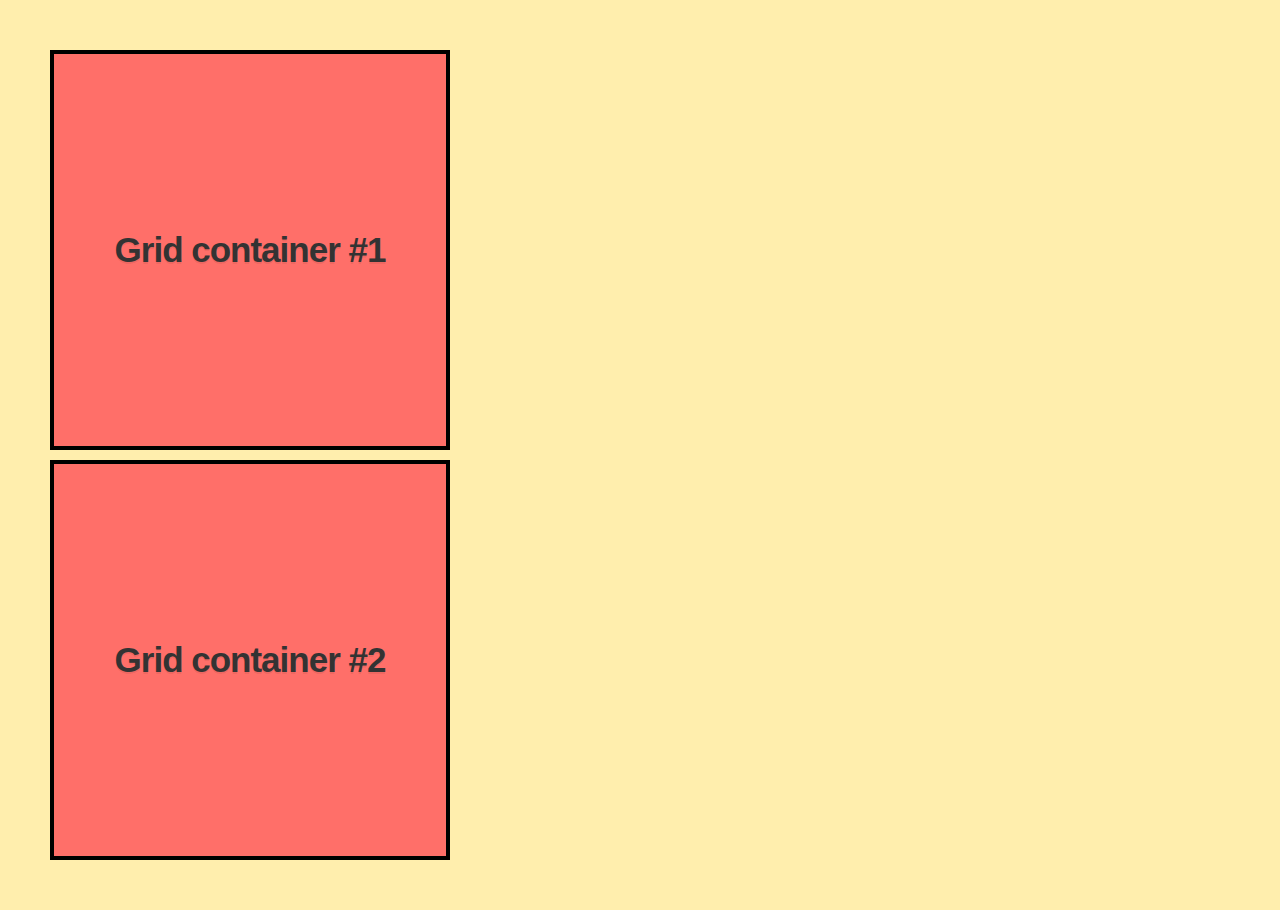
<file: 1-display_property/finish-code/index.html>
<!DOCTYPE html>
<html lang="en">

<head>
    <meta charset="UTF-8">
    <meta name="viewport" content="width=device-width, initial-scale=1.0">
    <link rel="stylesheet" href="./styles.css">
    <title>Display property</title>
</head>

<body>
    <div class="container">
        Grid container #1
    </div>
    <div class="container">
        Grid container #2
    </div>
</body>

</html>
</file>
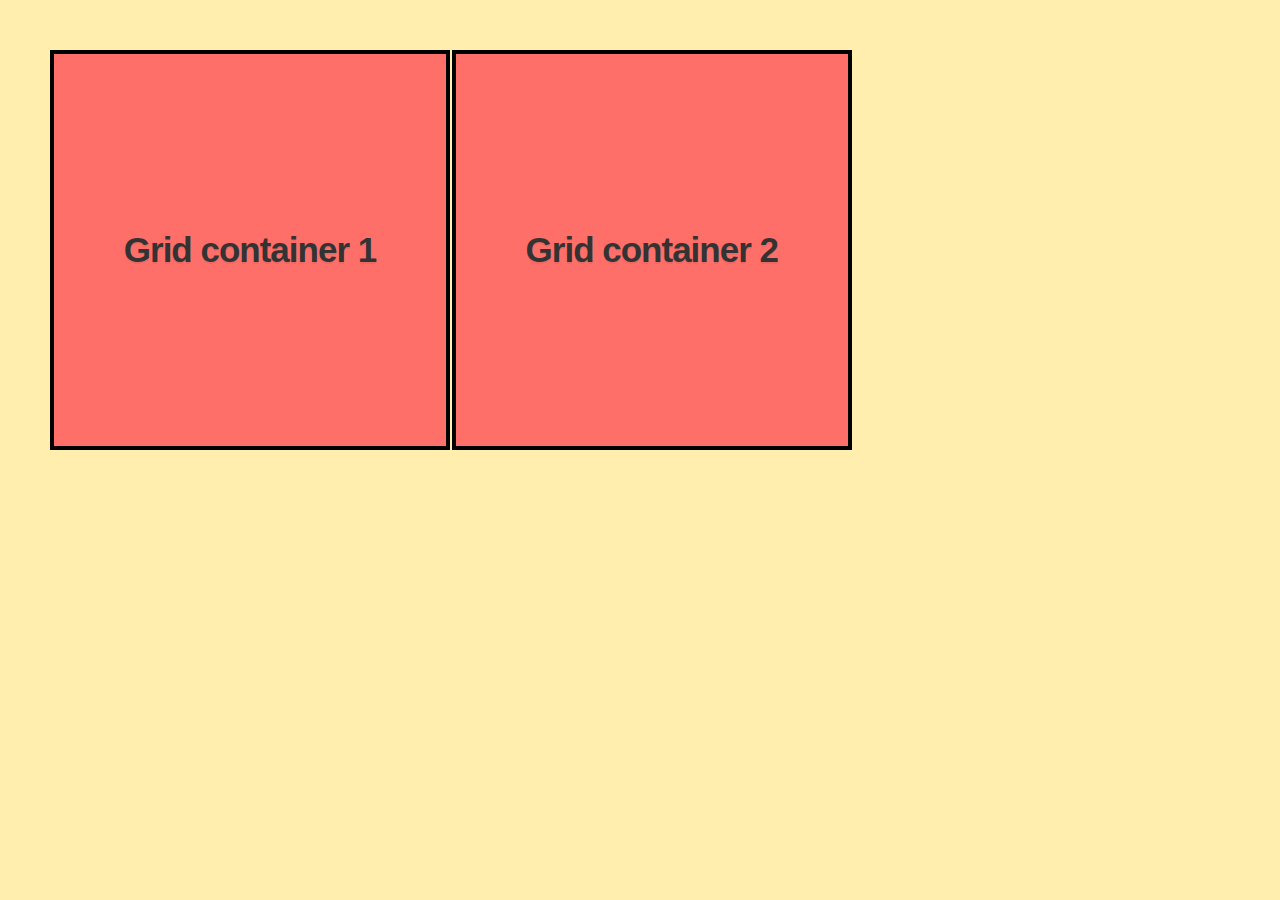
<file: 1-display_property/start-code/index.html>
<!DOCTYPE html>
<html lang="en">
  <head>
    <meta charset="UTF-8" />
    <meta name="viewport" content="width=device-width, initial-scale=1.0" />
    <link rel="stylesheet" href="./styles.css" />
    <title>Display property</title>
  </head>

  <body>
    <div class="container">Grid container 1</div>
    <div class="container">Grid container 2</div>
  </body>
</html>
</file>
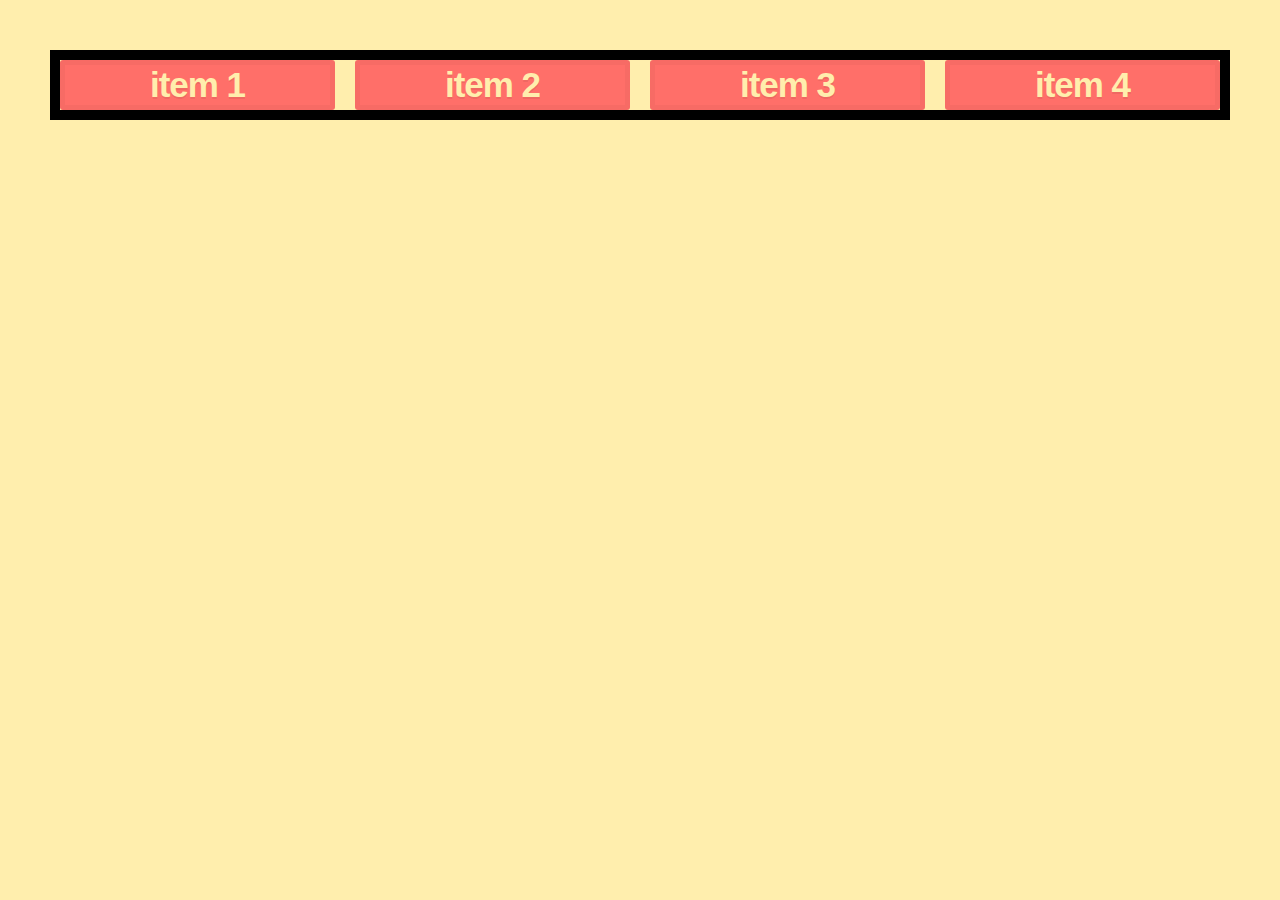
<file: 10-minmax/finish-code/index.html>
<!DOCTYPE html>
<html lang="en">

<head>
    <meta charset="UTF-8">
    <meta name="viewport" content="width=device-width, initial-scale=1.0">
    <link rel="stylesheet" href="./styles.css">
    <title>Display property</title>
</head>

<body>
    <div class="container">
        <div class="grid-item">item 1</div>
        <div class="grid-item">item 2</div>
        <div class="grid-item">item 3</div>
        <div class="grid-item">item 4</div>
    </div>

</body>

</html>
</file>
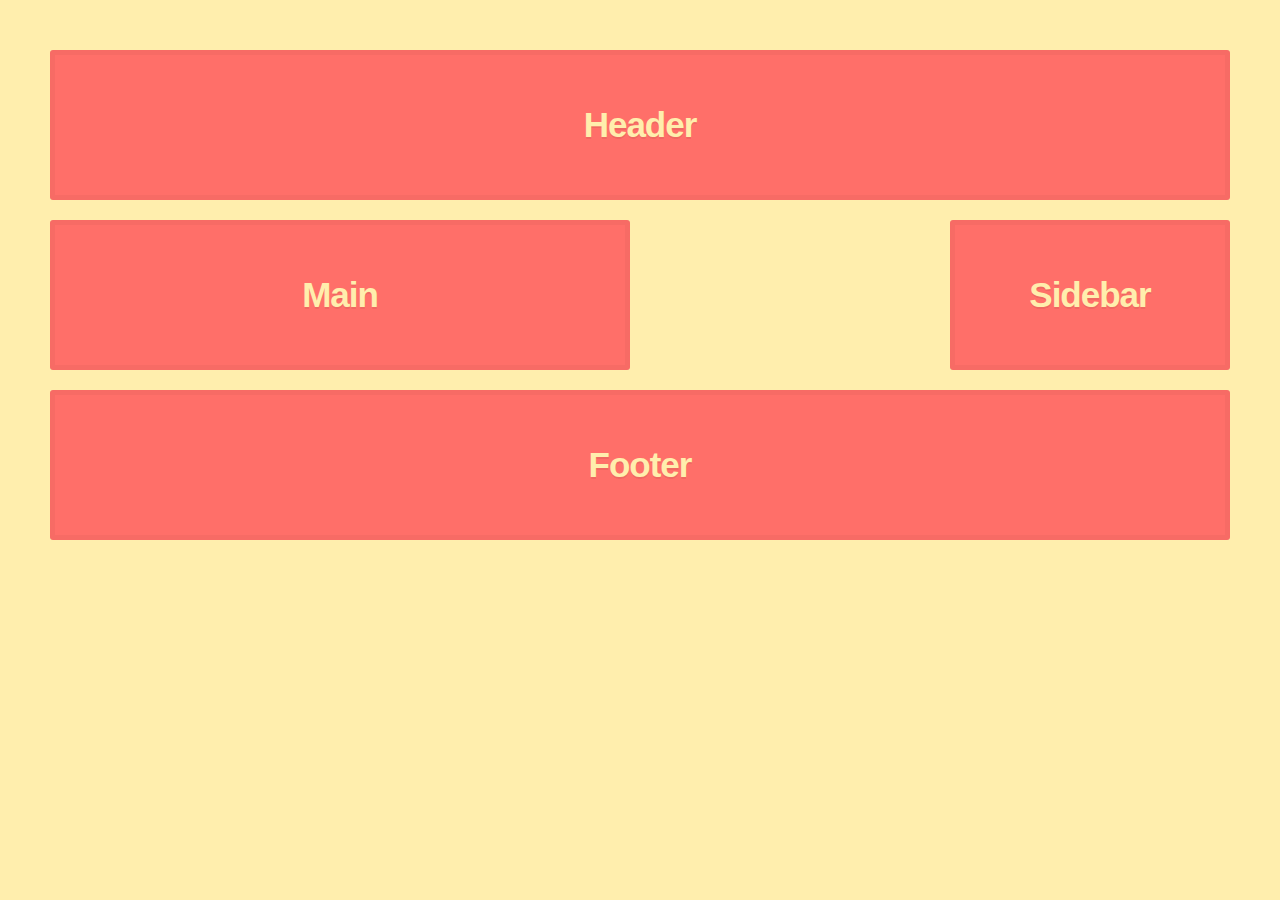
<file: 11-grid-template-areas/finish-code/index.html>
<!DOCTYPE html>
<html lang="en">

<head>
    <meta charset="UTF-8">
    <meta name="viewport" content="width=device-width, initial-scale=1.0">
    <link rel="stylesheet" href="./styles.css">
    <title>Display property</title>
</head>

<body>
    <div class="container">
        <header class="grid-item header">Header</header>
        <aside class="grid-item sidebar">Sidebar</aside>
        <main class="grid-item main">Main</main>
        <footer class="grid-item footer">Footer</footer>
    </div>

</body>

</html>
</file>
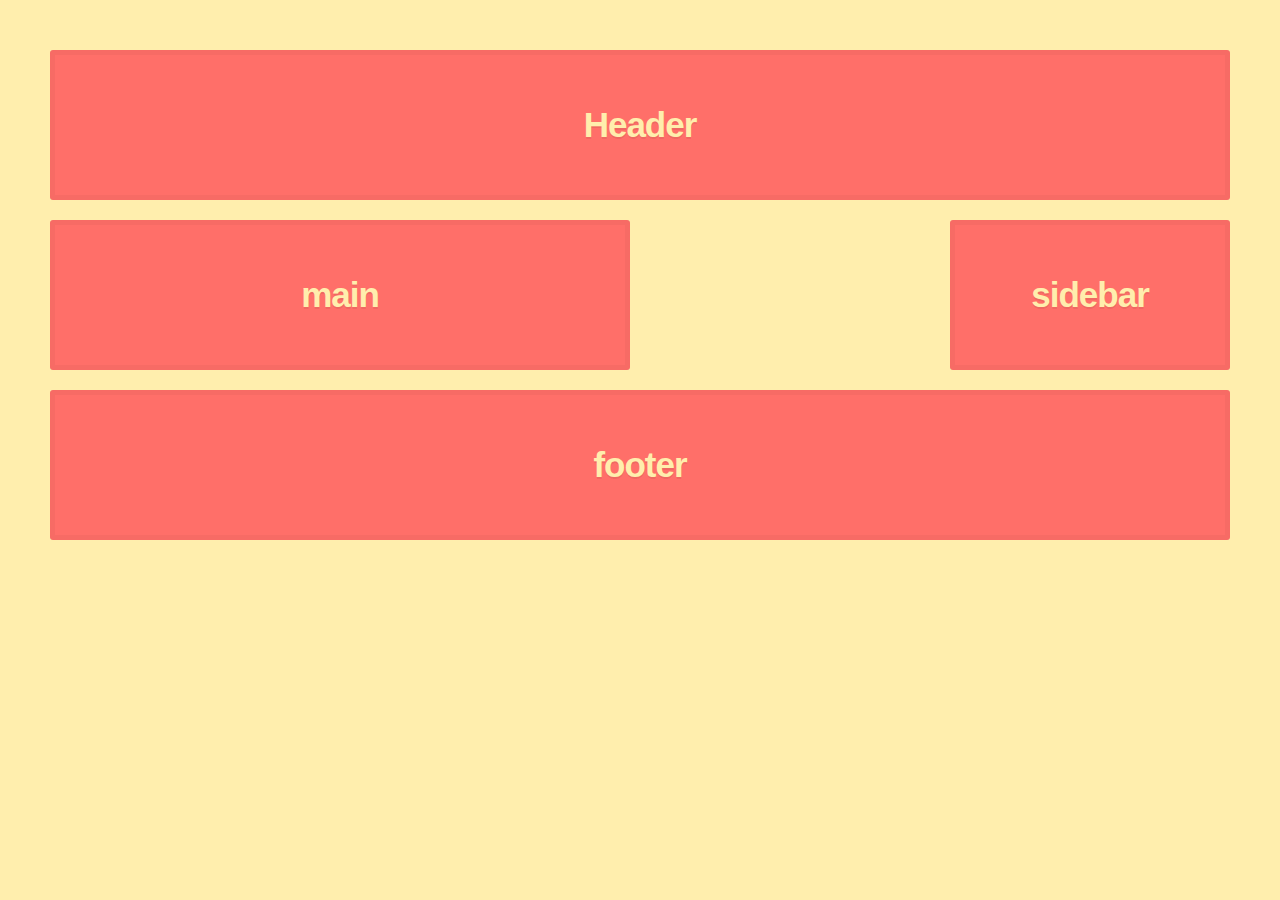
<file: 11-grid-template-areas/start-code/index.html>
<!DOCTYPE html>
<html lang="en">

<head>
    <meta charset="UTF-8">
    <meta name="viewport" content="width=device-width, initial-scale=1.0">
    <link rel="stylesheet" href="./styles.css">
    <title>Display property</title>
</head>

<body>
    <div class="container">
        <header class="grid-item header">Header</header>
        <aside class="grid-item sidebar">sidebar</aside>
        <main class="grid-item main">main</main>
        <footer class="grid-item footer">footer</footer>
    </div>

</body>

</html>
</file>
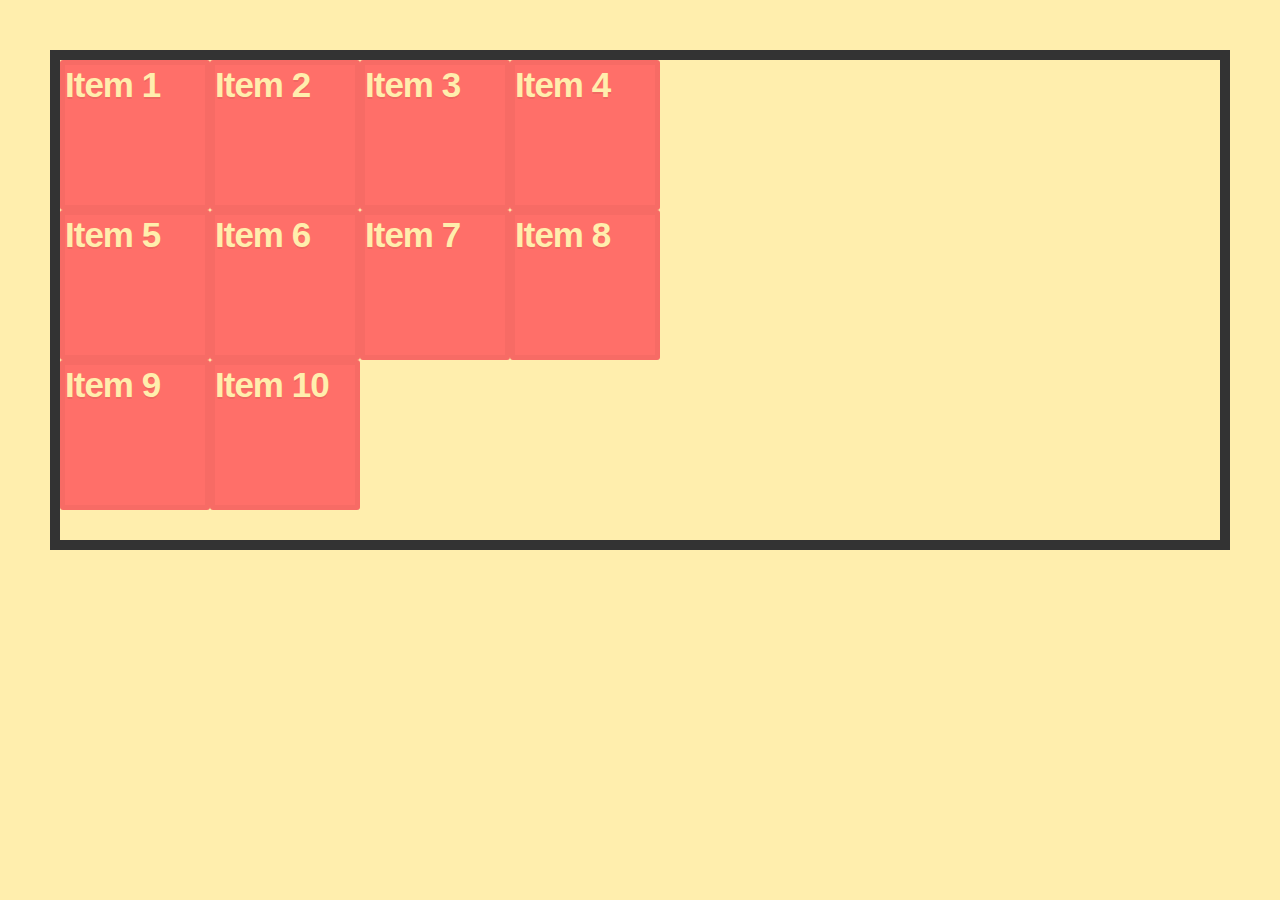
<file: 12-grid alignment and justification/finish-code/index.html>
<!DOCTYPE html>
<html lang="en">

<head>
    <meta charset="UTF-8">
    <meta name="viewport" content="width=device-width, initial-scale=1.0">
    <link rel="stylesheet" href="./styles.css">
    <title>Display property</title>
</head>

<body>
    <div class="container">
        <div class="grid-item">Item 1</div>
        <div class="grid-item">Item 2</div>
        <div class="grid-item">Item 3</div>
        <div class="grid-item item-4">Item 4</div>
        <div class="grid-item">Item 5</div>
        <div class="grid-item">Item 6</div>
        <div class="grid-item">Item 7</div>
        <div class="grid-item">Item 8</div>
        <div class="grid-item">Item 9</div>
        <div class="grid-item">Item 10</div>
    </div>

</body>

</html>
</file>
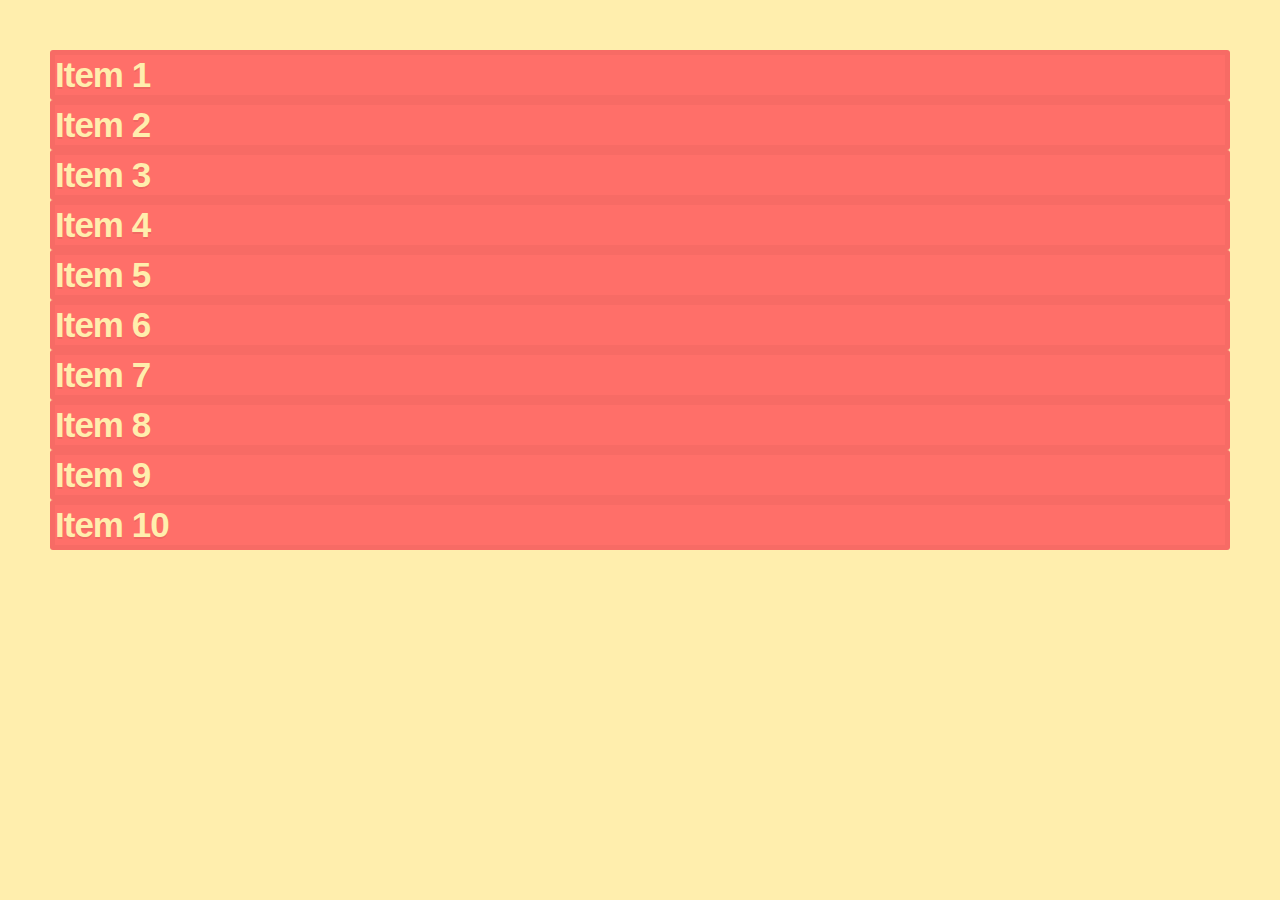
<file: 12-grid alignment and justification/start-code/index.html>
<!DOCTYPE html>
<html lang="en">

<head>
    <meta charset="UTF-8">
    <meta name="viewport" content="width=device-width, initial-scale=1.0">
    <link rel="stylesheet" href="./styles.css">
    <title>Display property</title>
</head>

<body>
    <div class="container">
        <div class="grid-item">Item 1</div>
        <div class="grid-item">Item 2</div>
        <div class="grid-item">Item 3</div>
        <div class="grid-item">Item 4</div>
        <div class="grid-item">Item 5</div>
        <div class="grid-item">Item 6</div>
        <div class="grid-item">Item 7</div>
        <div class="grid-item">Item 8</div>
        <div class="grid-item">Item 9</div>
        <div class="grid-item">Item 10</div>
    </div>

</body>

</html>
</file>
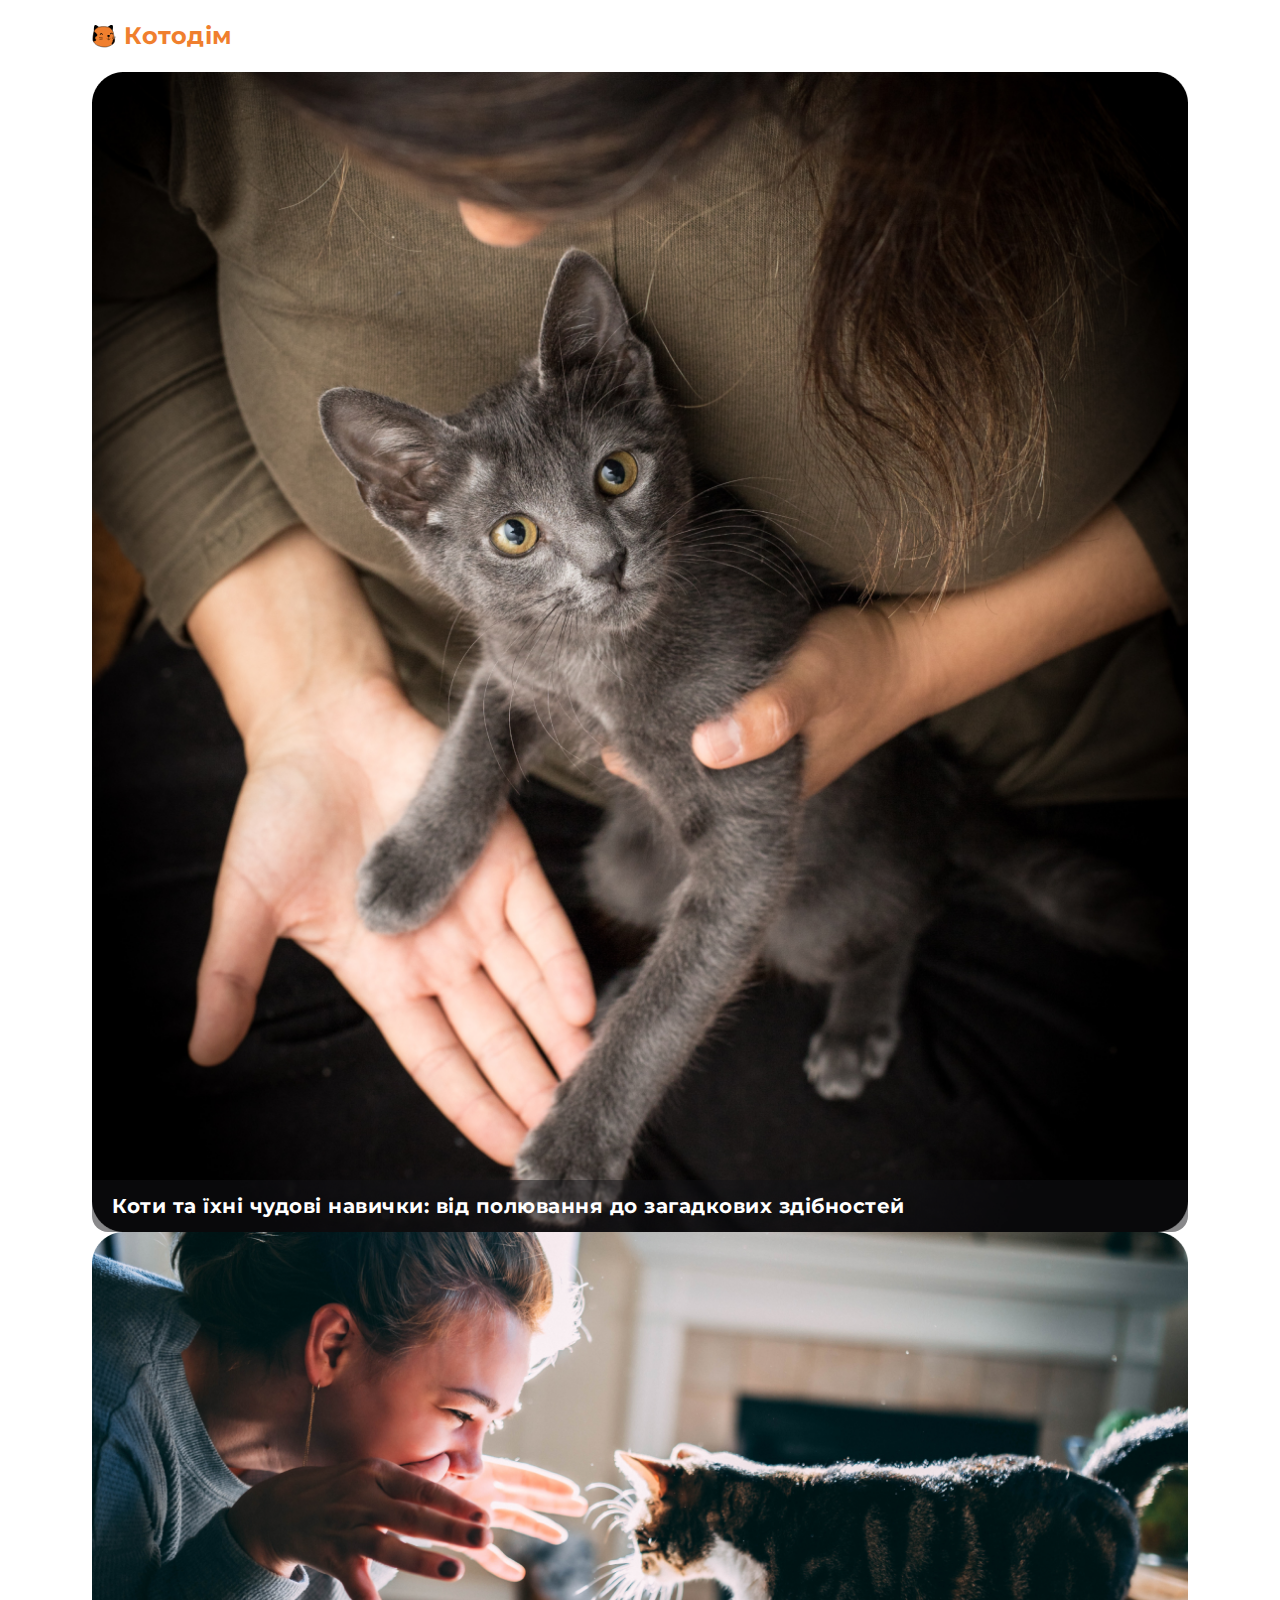
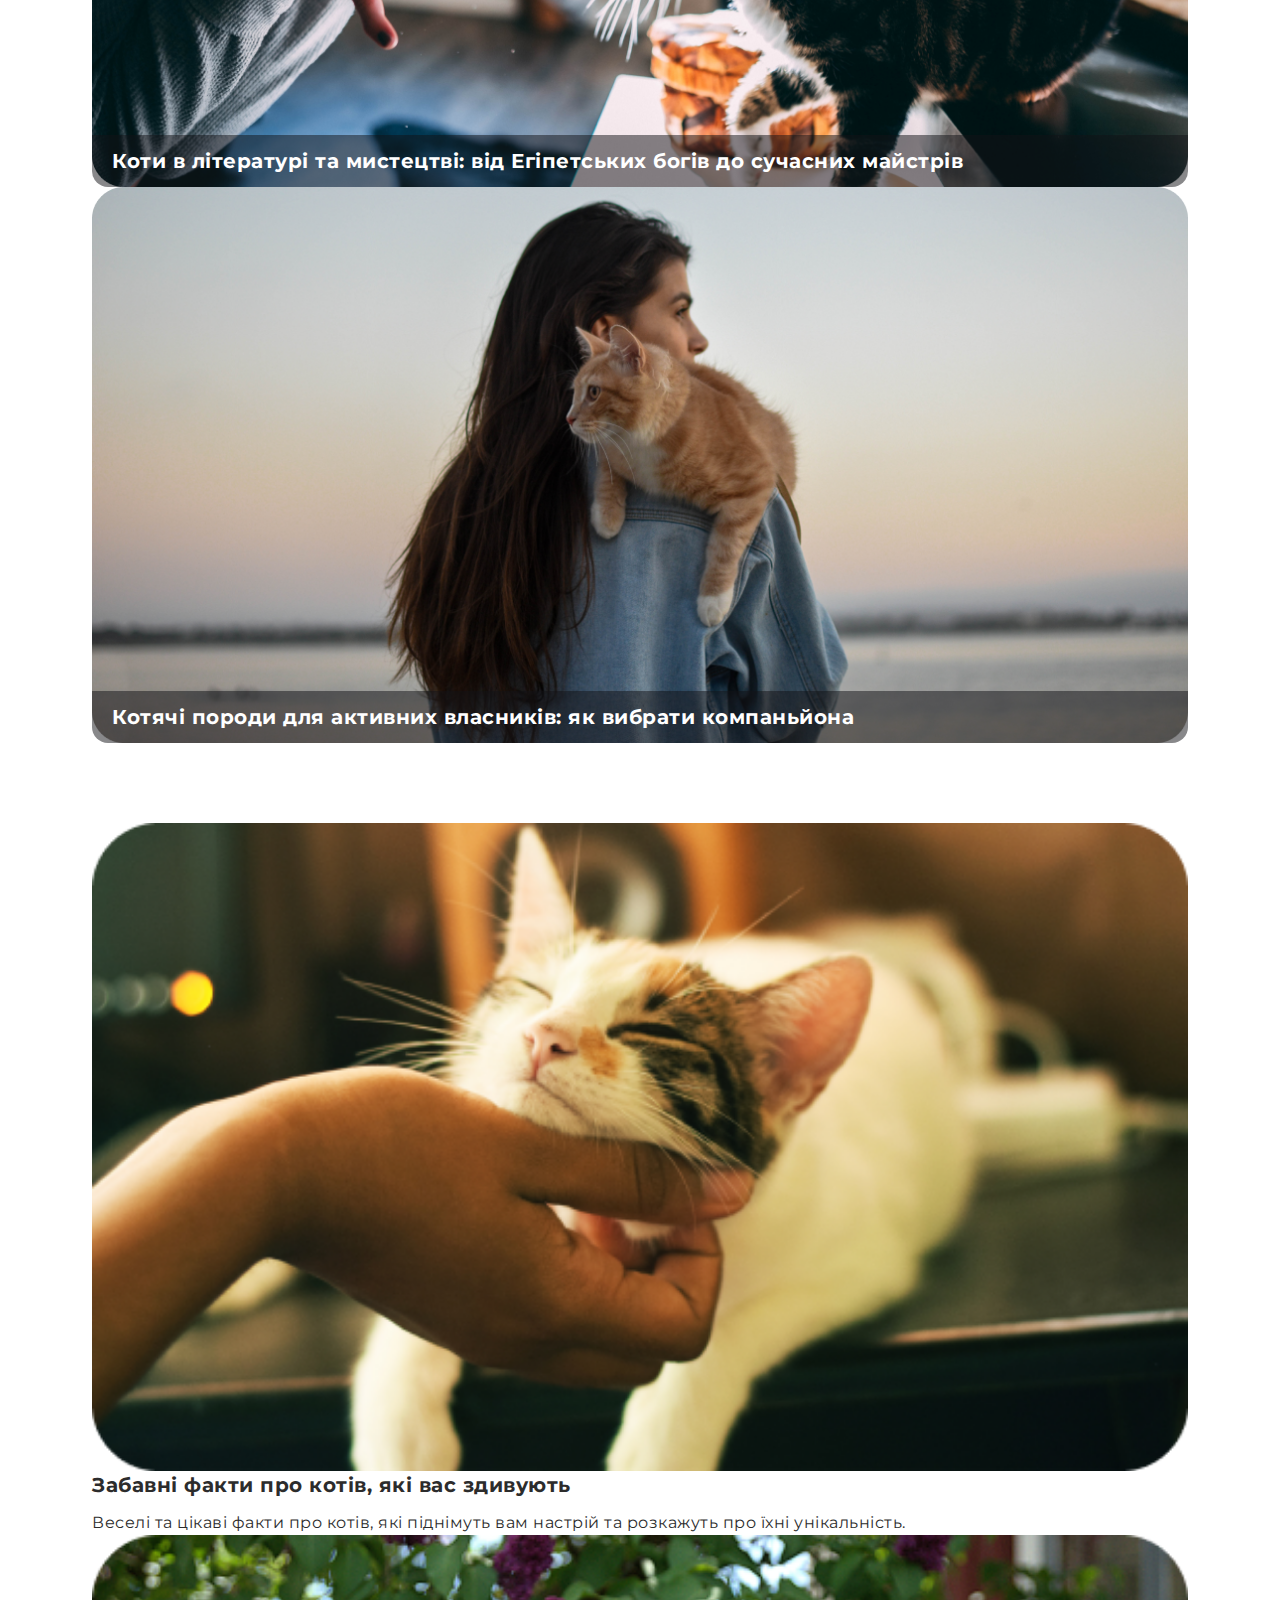
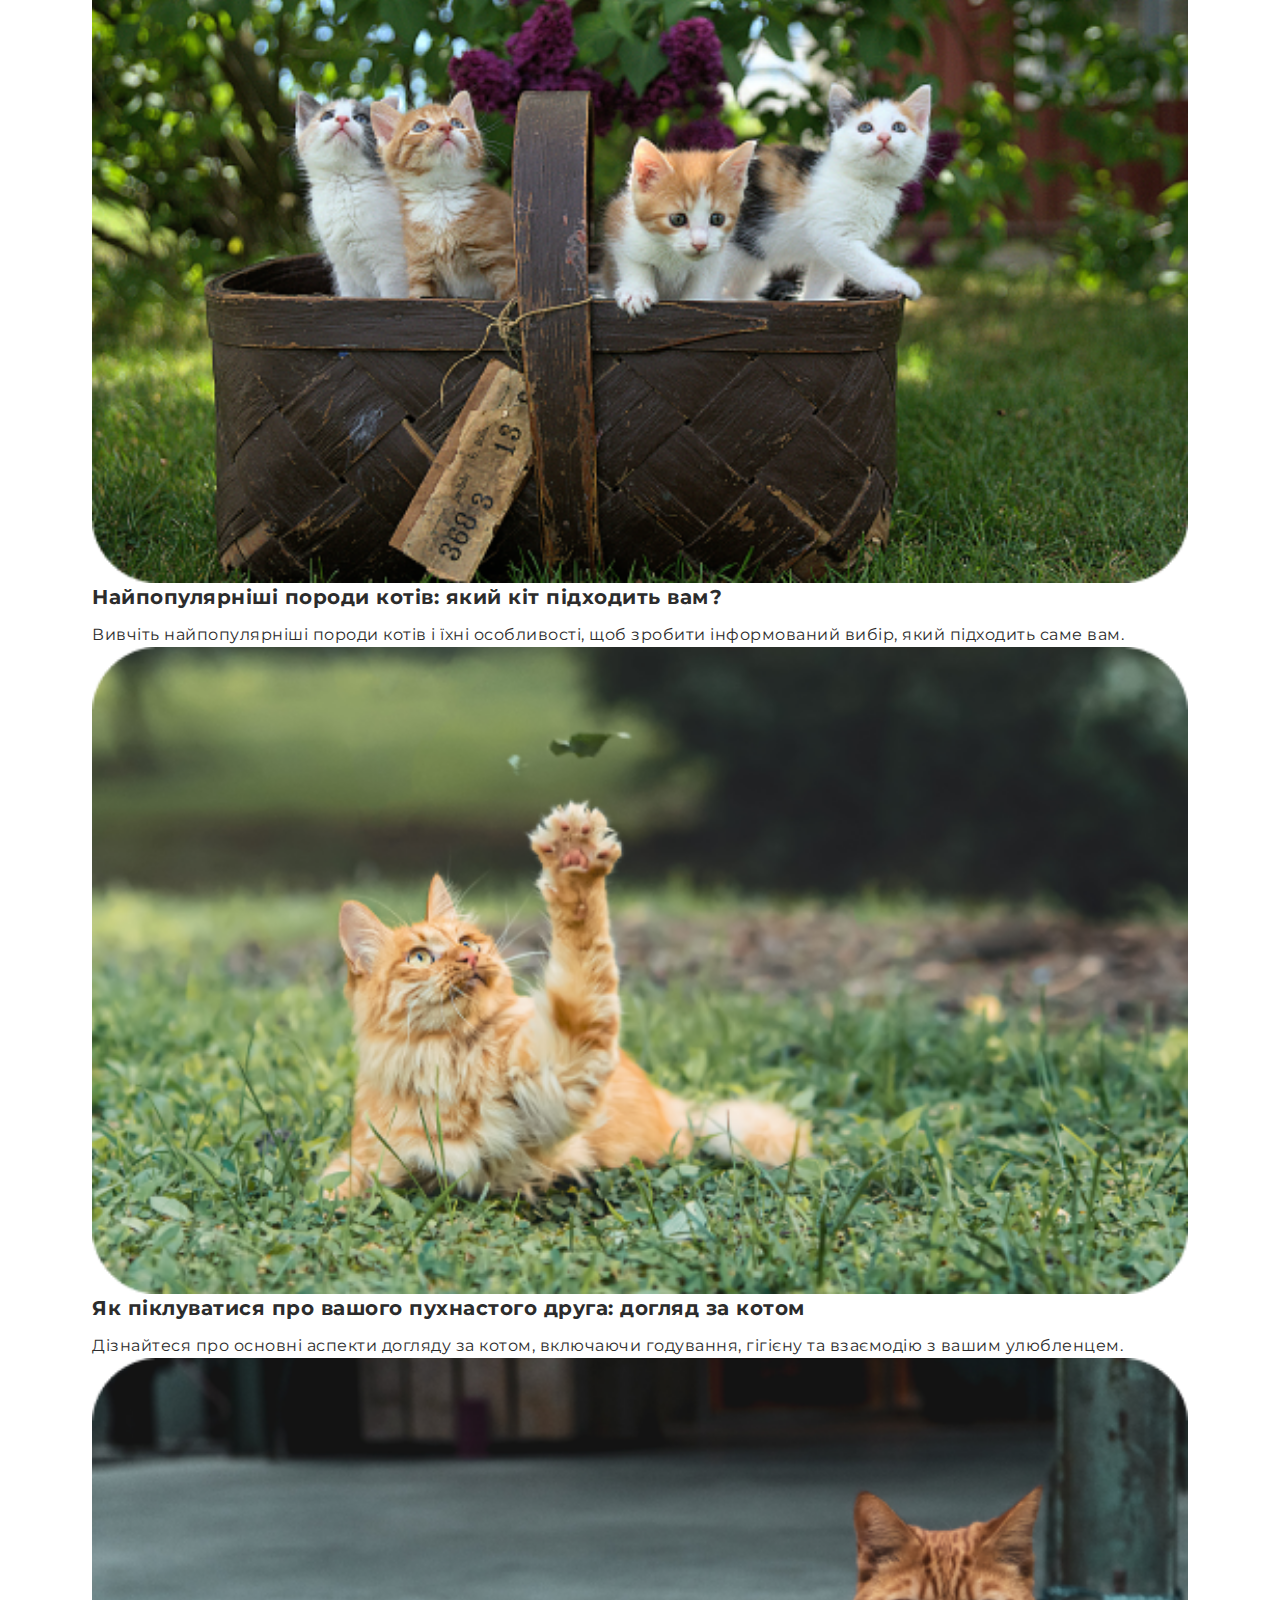
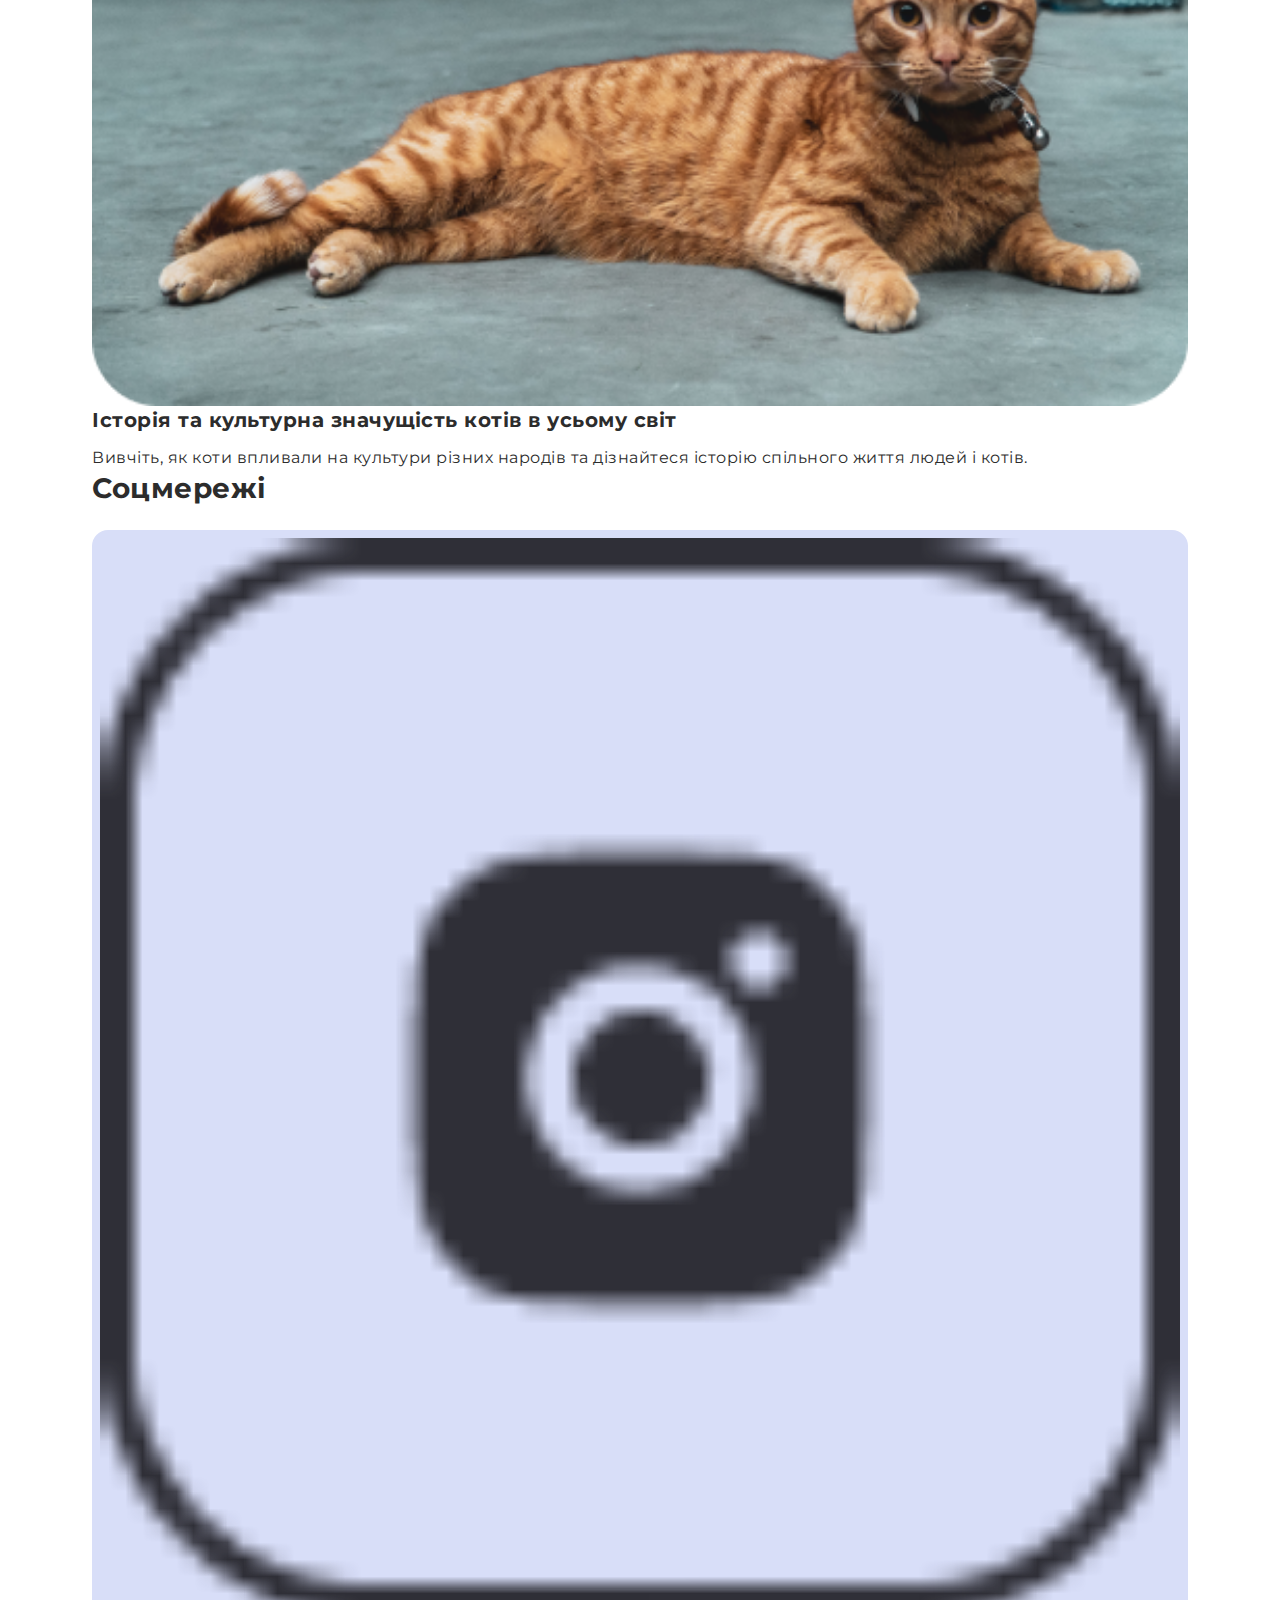
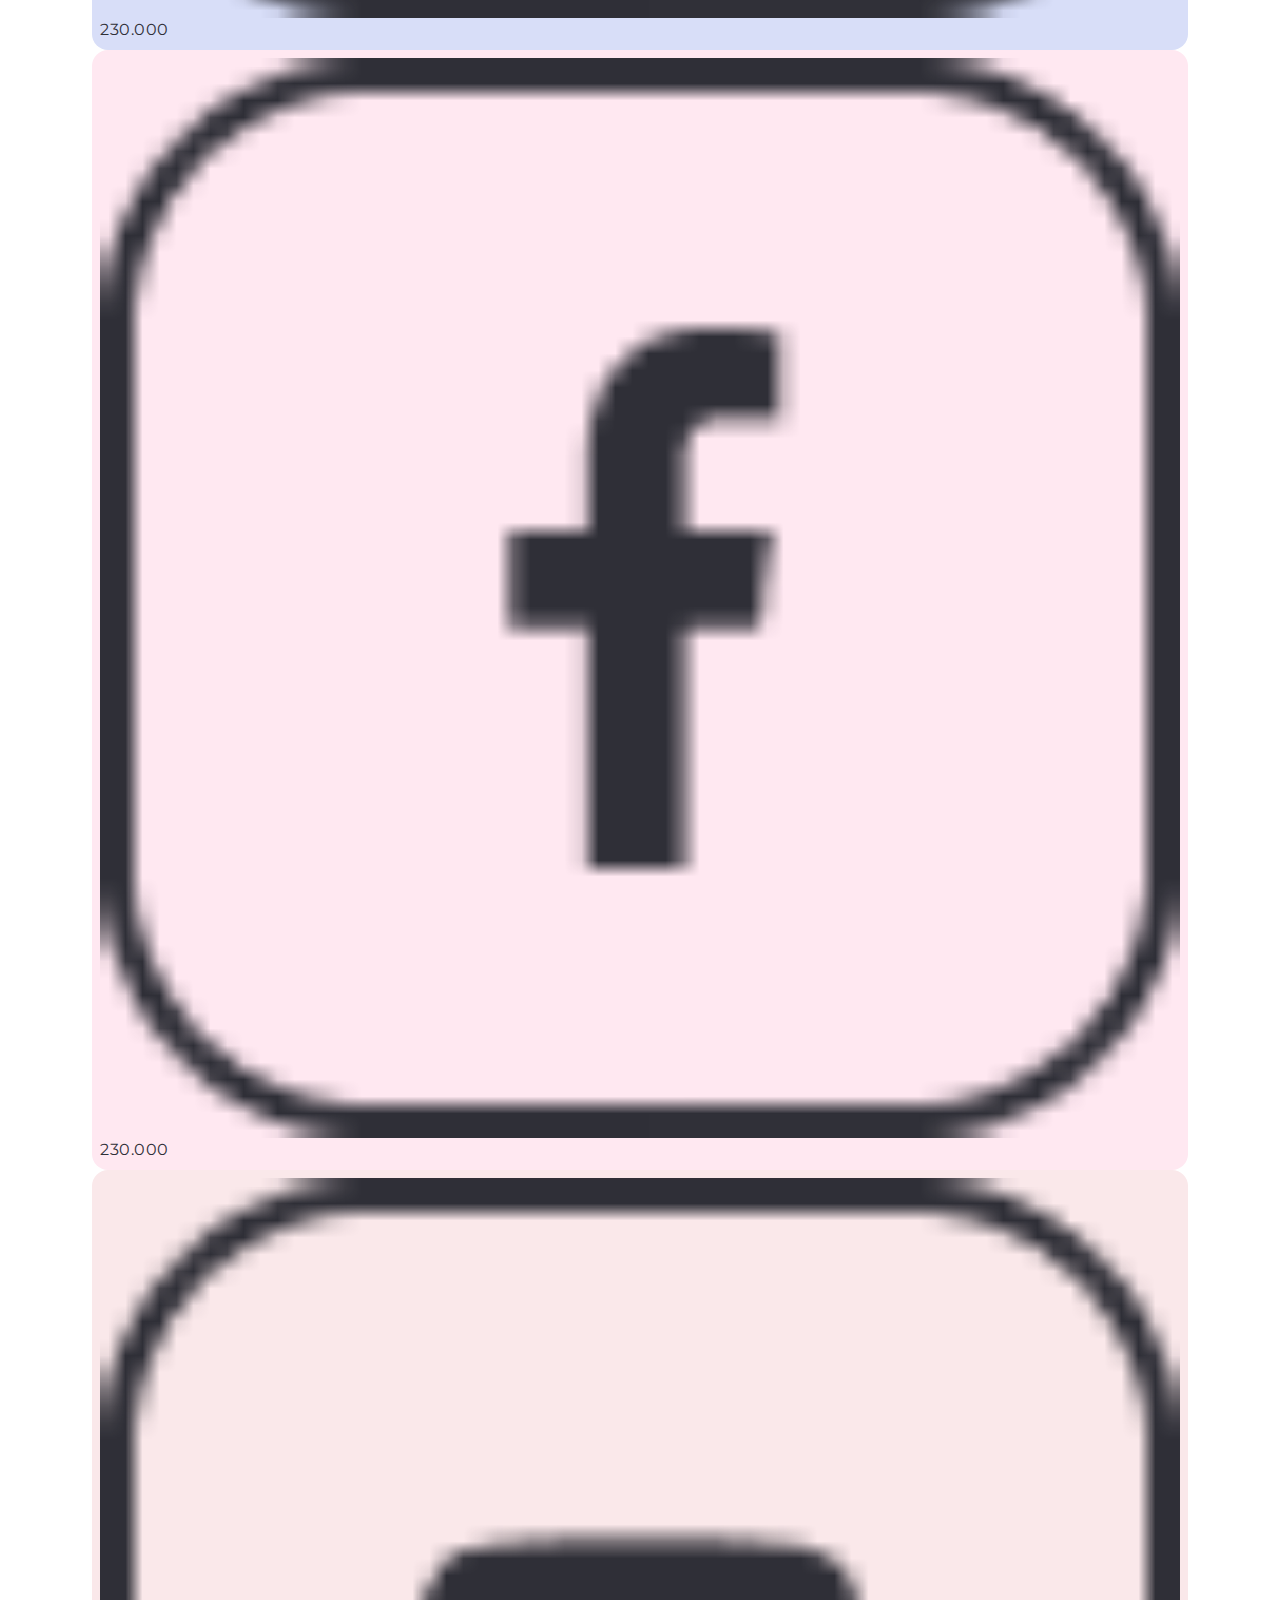
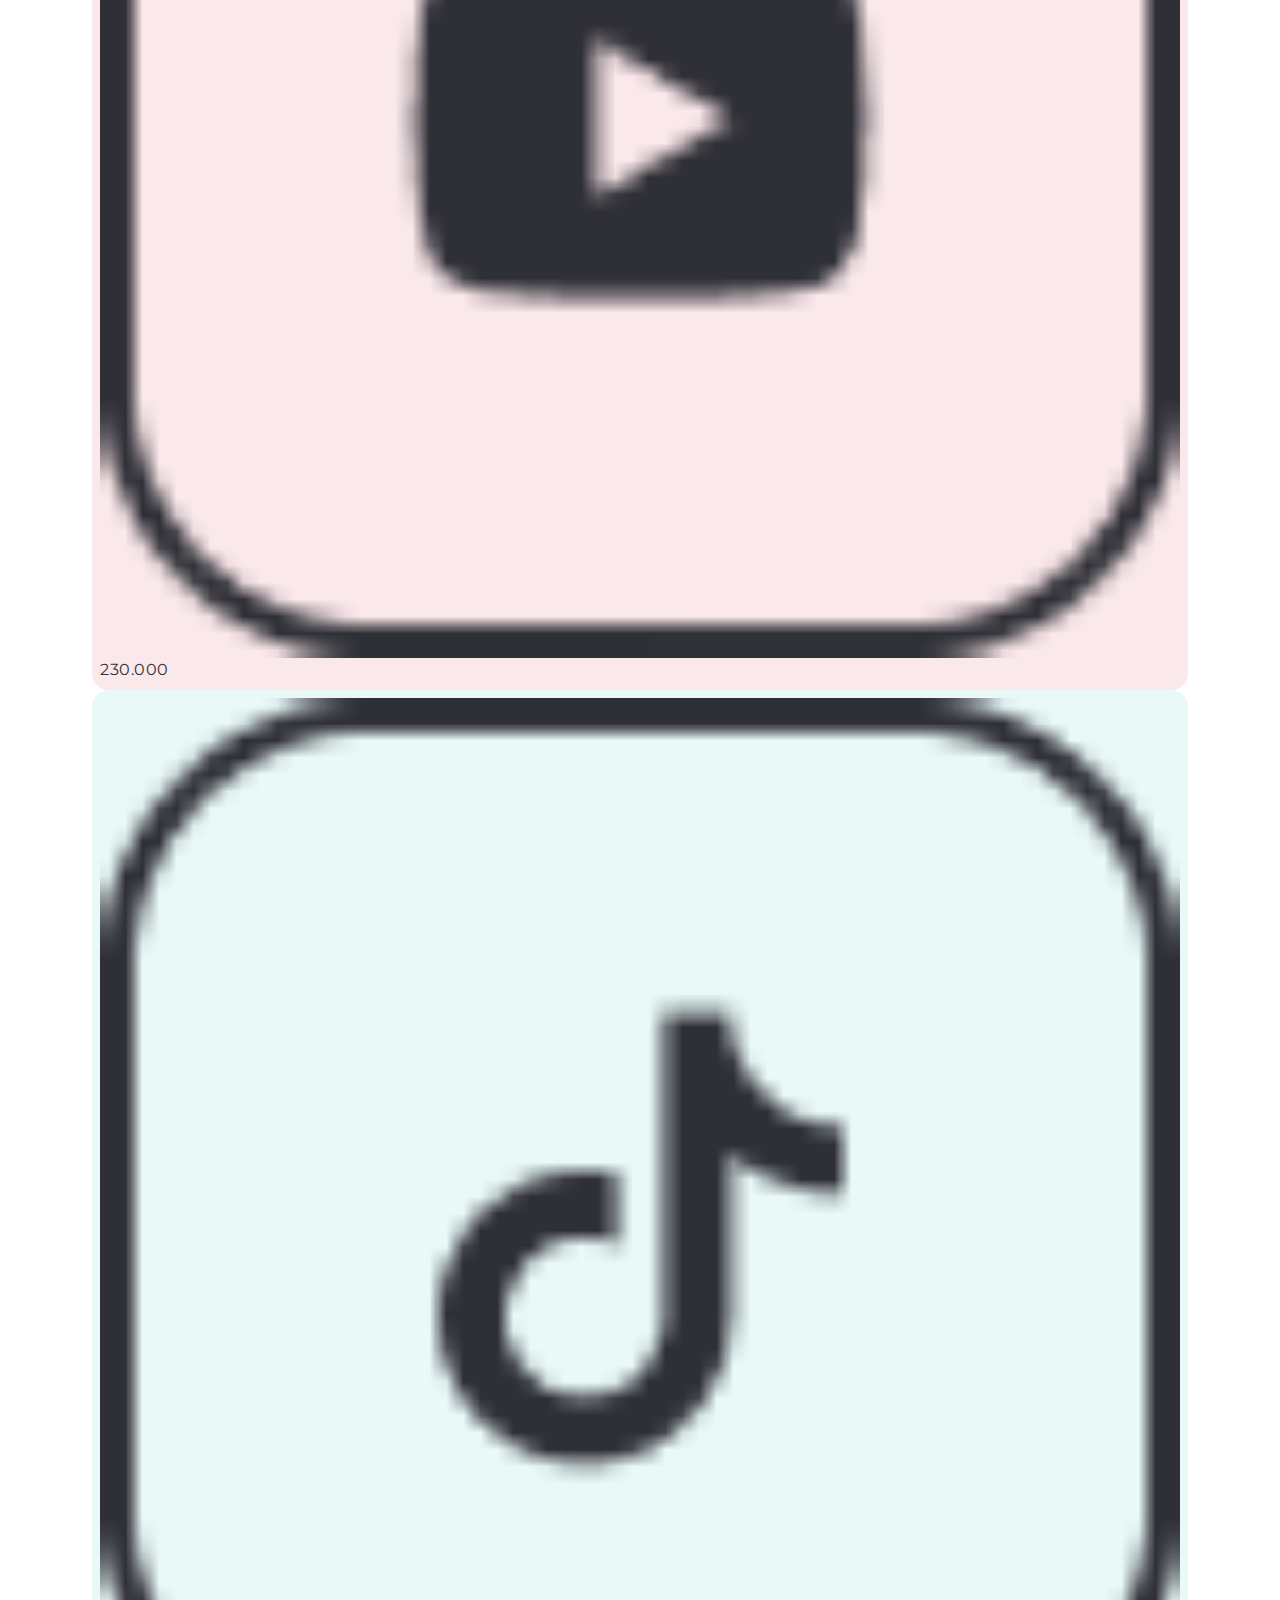
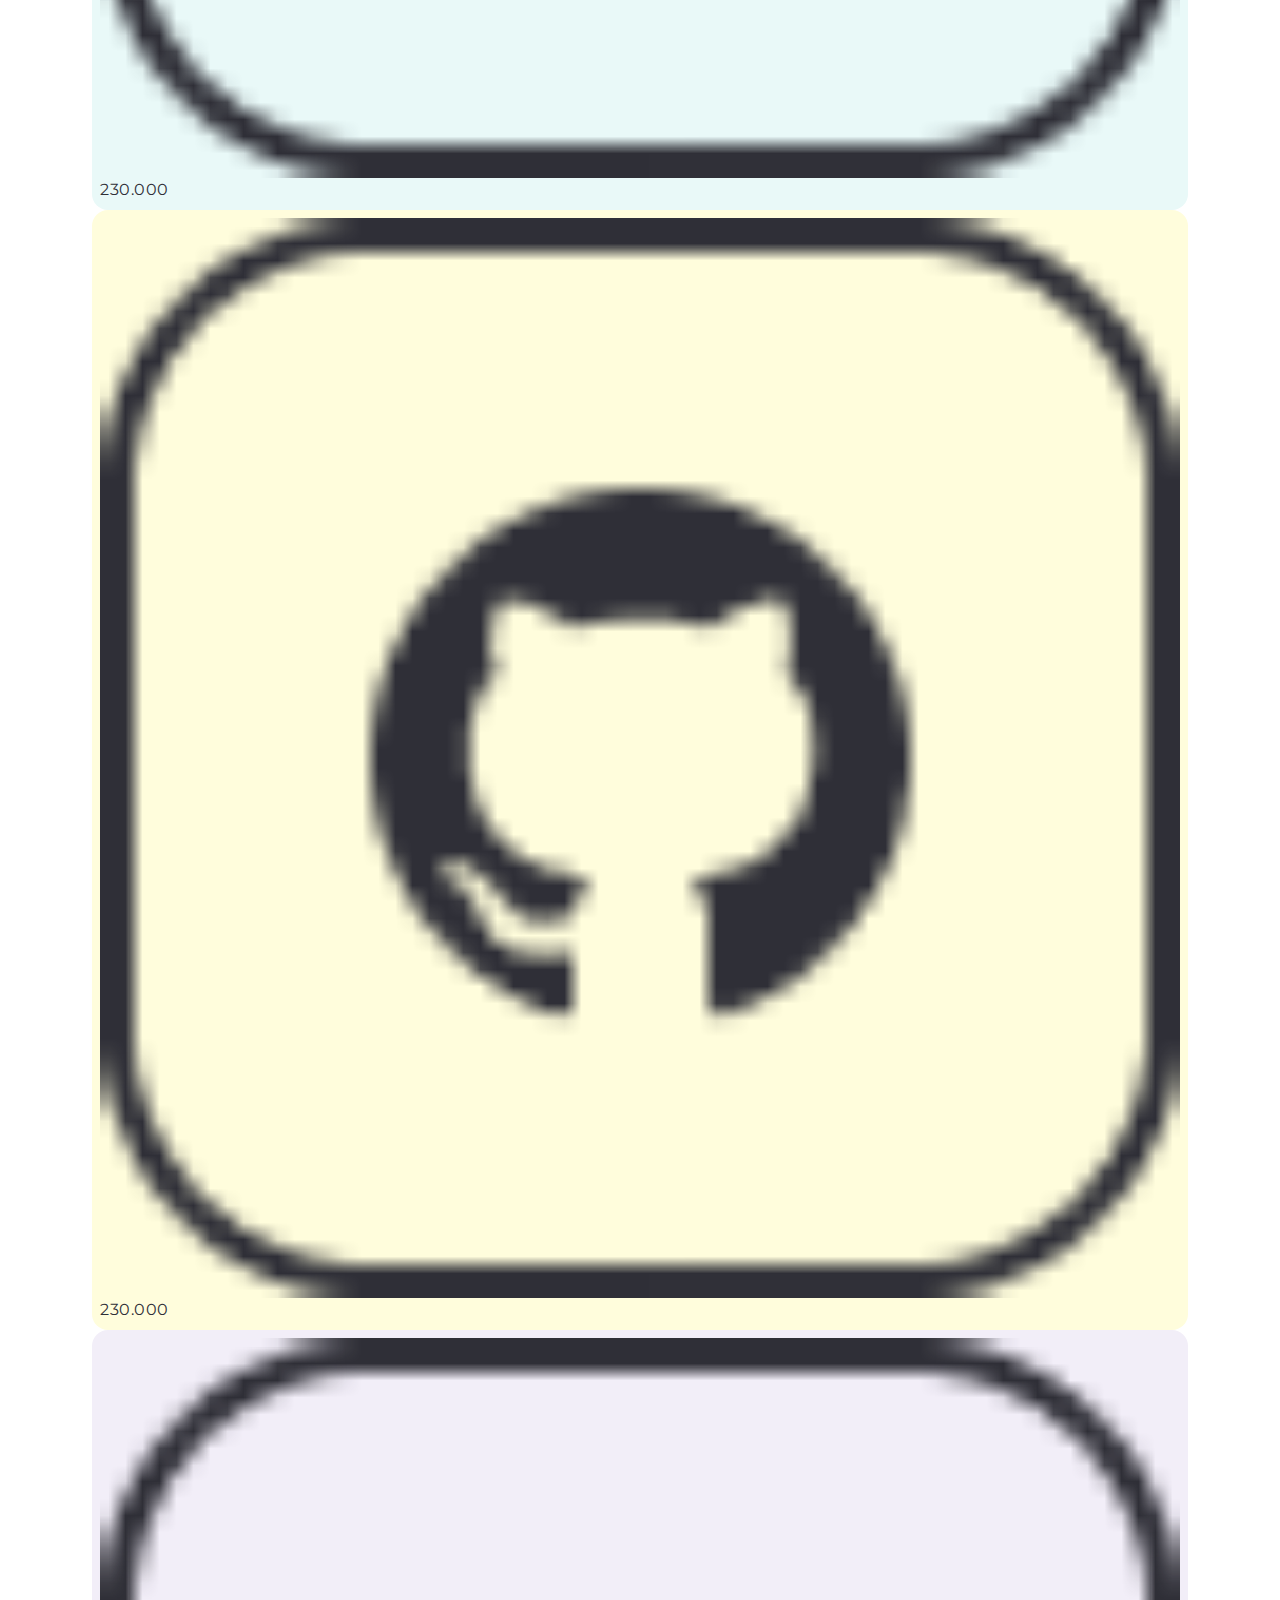
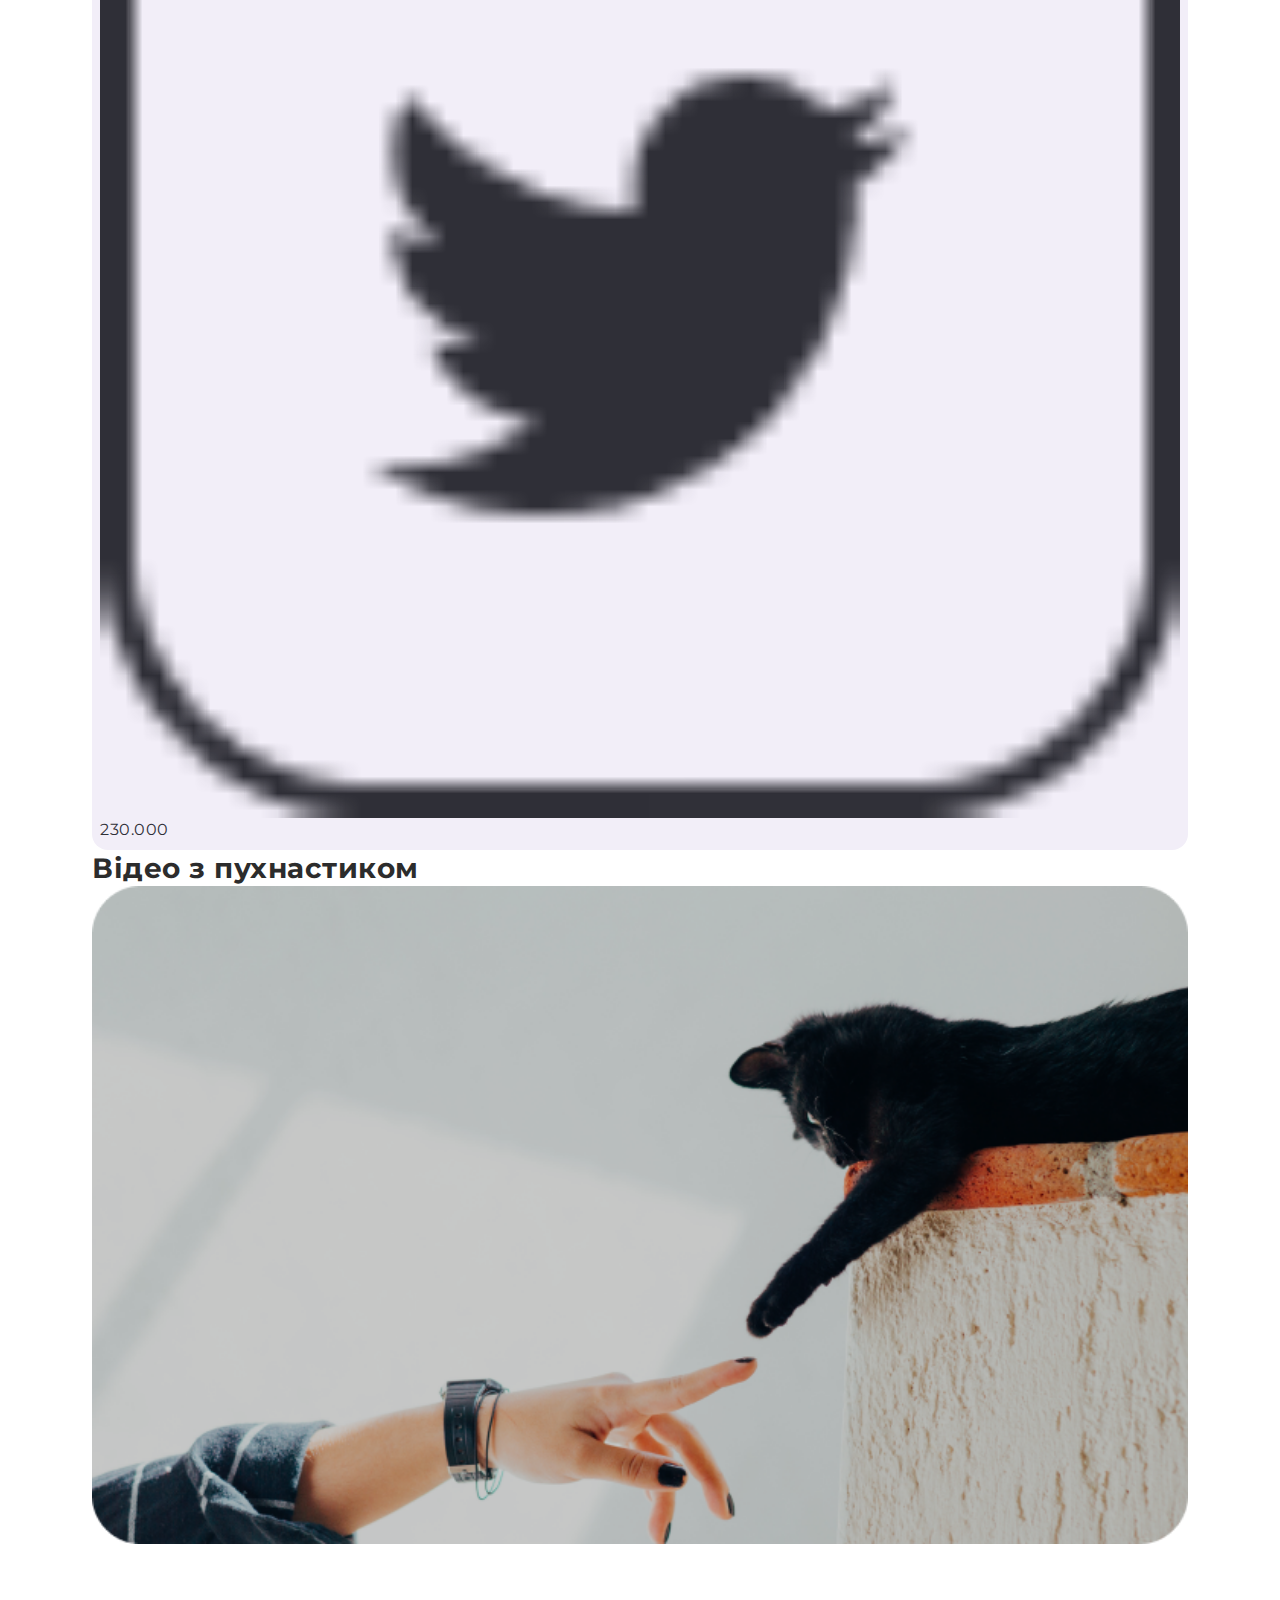
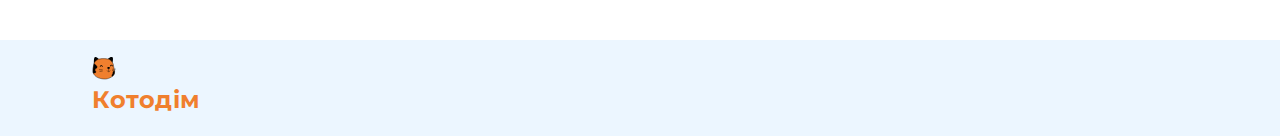
<file: 14-Project(header)/finish code/index.html>
<!DOCTYPE html>
<html lang="en">

<head>
    <meta charset="UTF-8">
    <meta name="viewport" content="width=device-width, initial-scale=1.0">
    <link rel="preconnect" href="https://fonts.googleapis.com">
    <link rel="preconnect" href="https://fonts.gstatic.com" crossorigin>
    <link href="https://fonts.googleapis.com/css2?family=Montserrat:wght@400;700&display=swap" rel="stylesheet">
    <link rel="stylesheet" href="./styles.css">
    <title>Project</title>
</head>

<body>
    <header class="header">
        <div class="container header-container">
            <img src="./img/cat.svg" alt="cat" class="logo">
            <h1 class="label">Котодім</h1>
        </div>
    </header>
    <main class="main">
        <div class="container">
            <ul class="posts">
                <li class="post">
                    <a href="#">
                        <img src="./img/picture 1.png" alt="kitten" class="post-img">
                        <div class="overlay">
                            <h2 class="post-title sub-title">Коти та їхні чудові навички: від полювання до загадкових
                                здібностей</h2>
                        </div>
                    </a>
                </li>
                <li class="post">
                    <a href="#">
                        <img src="./img/picture 2.png" alt="scary kitten" class="post-img">
                        <div class="overlay">
                            <h2 class="post-title sub-title">Коти в літературі та мистецтві: від Егіпетських богів до
                                сучасних
                                майстрів</h2>
                        </div>
                    </a>
                </li>
                <li class="post">
                    <a href="#">
                        <img src="./img/picture 3.png" alt="cat" class="post-img">
                        <div class="overlay">
                            <h2 class="post-title sub-title">Котячі породи для активних власників: як вибрати
                                компаньйона
                            </h2>
                        </div>
                    </a>
                </li>
            </ul>
            <section class="longread">
                <ul class="blog">
                    <li class="blog-item">
                        <a href="#" class="blog-link">
                            <img src="./img/1.png" alt="cat" class="blog-photo">
                            <div class="wrapper">
                                <h2 class="blog-title sub-title">Забавні факти про котів, які вас здивують</h2>
                                <p class="blog-text">Веселі та цікаві факти про котів, які піднімуть вам настрій та
                                    розкажуть про їхні унікальність.</p>
                            </div>
                        </a>
                    </li>
                    <li class="blog-item">
                        <a href="#" class="blog-link">
                            <img src="./img/2.png" alt="cats" class="blog-photo">
                            <div class="wrapper">
                                <h2 class="blog-title sub-title">Найпопулярніші породи котів: який кіт підходить вам?
                                </h2>
                                <p class="blog-text">Вивчіть найпопулярніші породи котів і їхні особливості, щоб зробити
                                    інформований вибір, який підходить саме вам.</p>
                            </div>
                        </a>
                    </li>
                    <li class="blog-item">
                        <a href="#" class="blog-link">
                            <img src="./img/4.png" alt="red-cat" class="blog-photo">
                            <div class="wrapper">
                                <h2 class="blog-title sub-title">Як піклуватися про вашого пухнастого друга: догляд за
                                    котом
                                </h2>
                                <p class="blog-text">Дізнайтеся про основні аспекти догляду за котом, включаючи
                                    годування,
                                    гігієну та взаємодію з вашим улюбленцем.</p>
                            </div>
                        </a>
                    </li>
                    <li class="blog-item">
                        <a href="#" class="blog-link">
                            <img src="./img/3.png" alt="red-cat" class="blog-photo">
                            <div class="wrapper">
                                <h2 class="blog-title sub-title">Історія та культурна значущість котів в усьому світ
                                </h2>
                                <p class="blog-text">Вивчіть, як коти впливали на культури різних народів та дізнайтеся
                                    історію спільного життя людей і котів.</p>
                            </div>
                        </a>
                    </li>
                </ul>
                <div class="socials">
                    <h2 class="socials-title title">Соцмережі</h2>
                    <ul class="socials-list">
                        <li class="socials-item">
                            <a href="#" class="social-link">
                                <img src="./img/instagram.png" alt="instagram" class="social-icon">
                                <p class="social-subscripers">230.000</p>
                            </a>
                        </li>
                        <li class="socials-item">
                            <a href="#" class="social-link">
                                <img src="./img/facebook.png" alt="facebook" class="social-icon">
                                <p class="social-subscripers">230.000</p>
                            </a>
                        </li>
                        <li class="socials-item">
                            <a href="#" class="social-link">
                                <img src="./img/youtube.png" alt="youtube" class="social-icon">
                                <p class="social-subscripers">230.000</p>
                            </a>
                        </li>
                        <li class="socials-item">
                            <a href="#" class="social-link">
                                <img src="./img/tiktok.png" alt="tiktok" class="social-icon">
                                <p class="social-subscripers">230.000</p>
                            </a>
                        </li>
                        <li class="socials-item">
                            <a href="#" class="social-link">
                                <img src="./img/github.png" alt="github" class="social-icon">
                                <p class="social-subscripers">230.000</p>
                            </a>
                        </li>
                        <li class="socials-item">
                            <a href="#" class="social-link">
                                <img src="./img/twitter.png" alt="twitter" class="social-icon">
                                <p class="social-subscripers">230.000</p>
                            </a>
                        </li>
                    </ul>
                </div>
                <div class="video">
                    <h2 class="video-title title">Відео з пухнастиком</h2>
                    <img src="./img/picture.png" alt="video">
                </div>
            </section>
        </div>
    </main>
    <footer class="footer">
        <div class="container">
            <img src="./img/cat.svg" alt="cat" class="logo">
            <h2 class="label">Котодім</h2>
        </div>
    </footer>
</body>

</html>
</file>
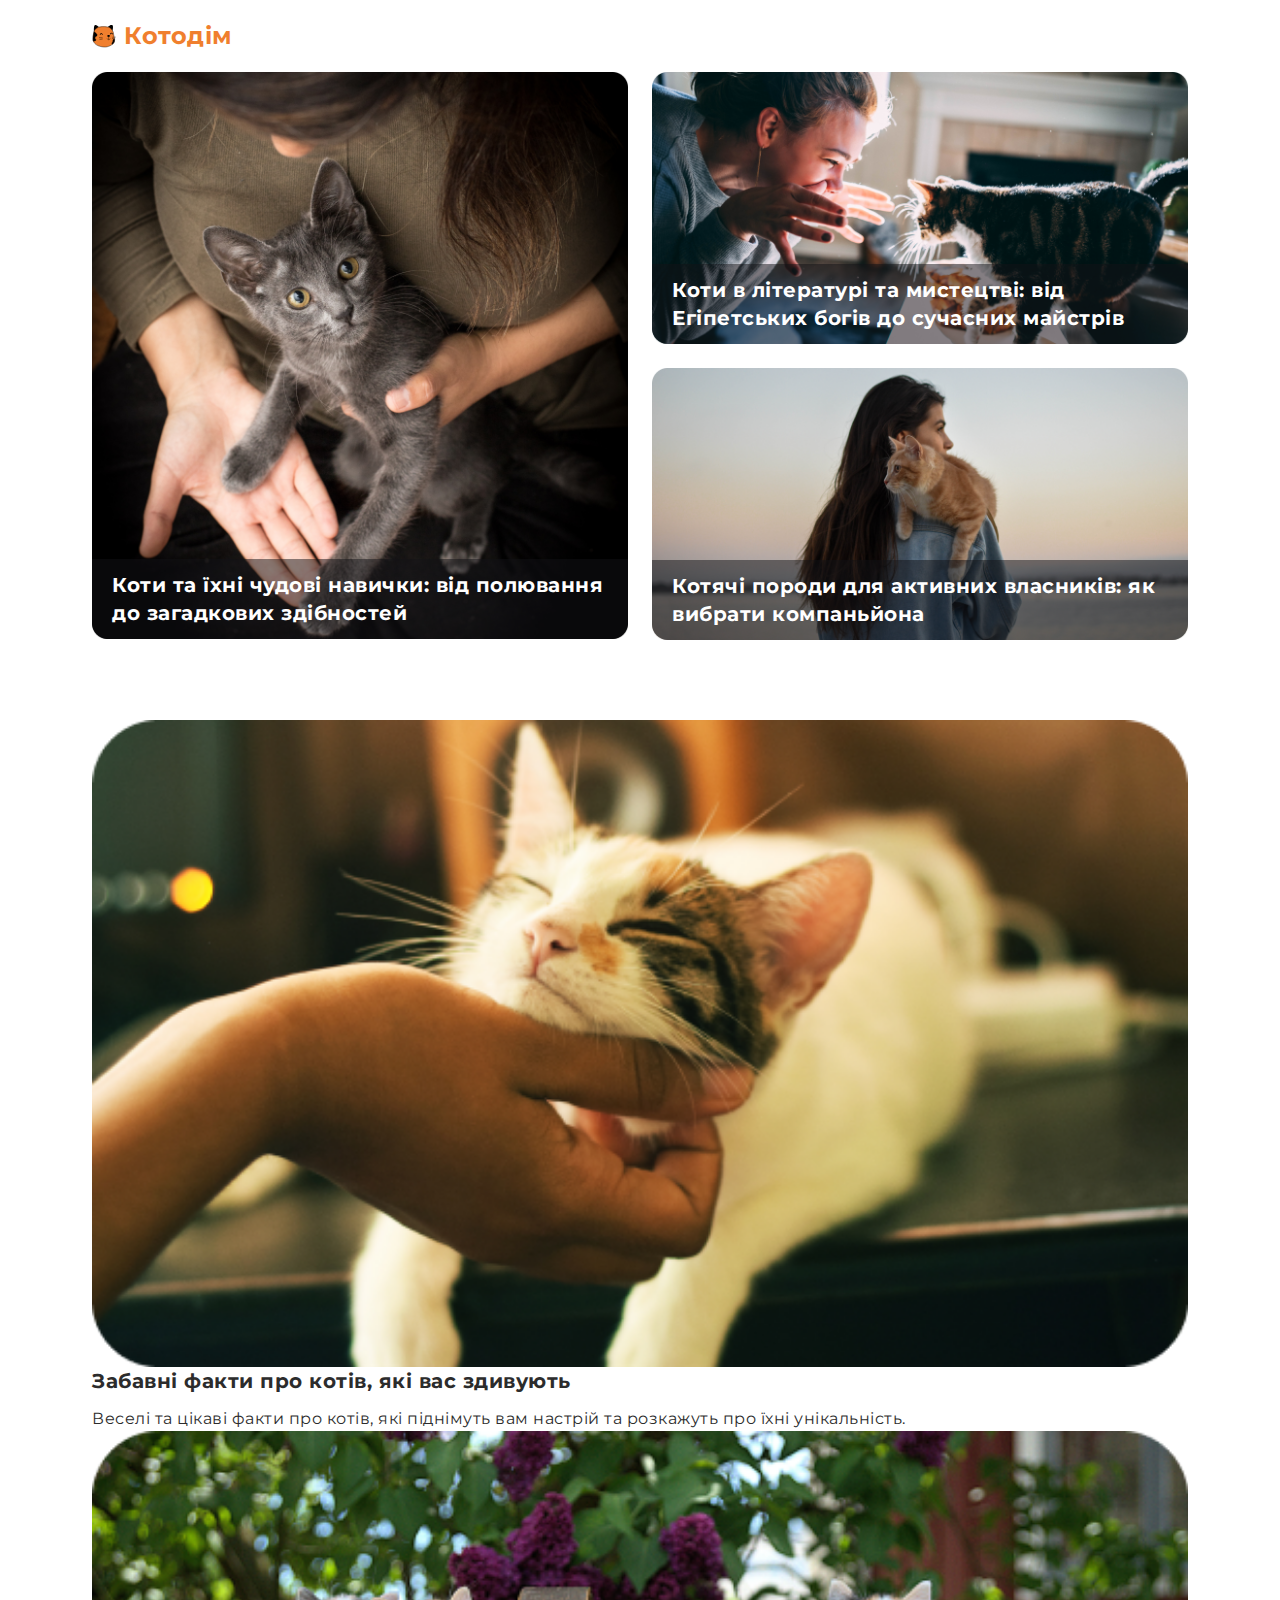
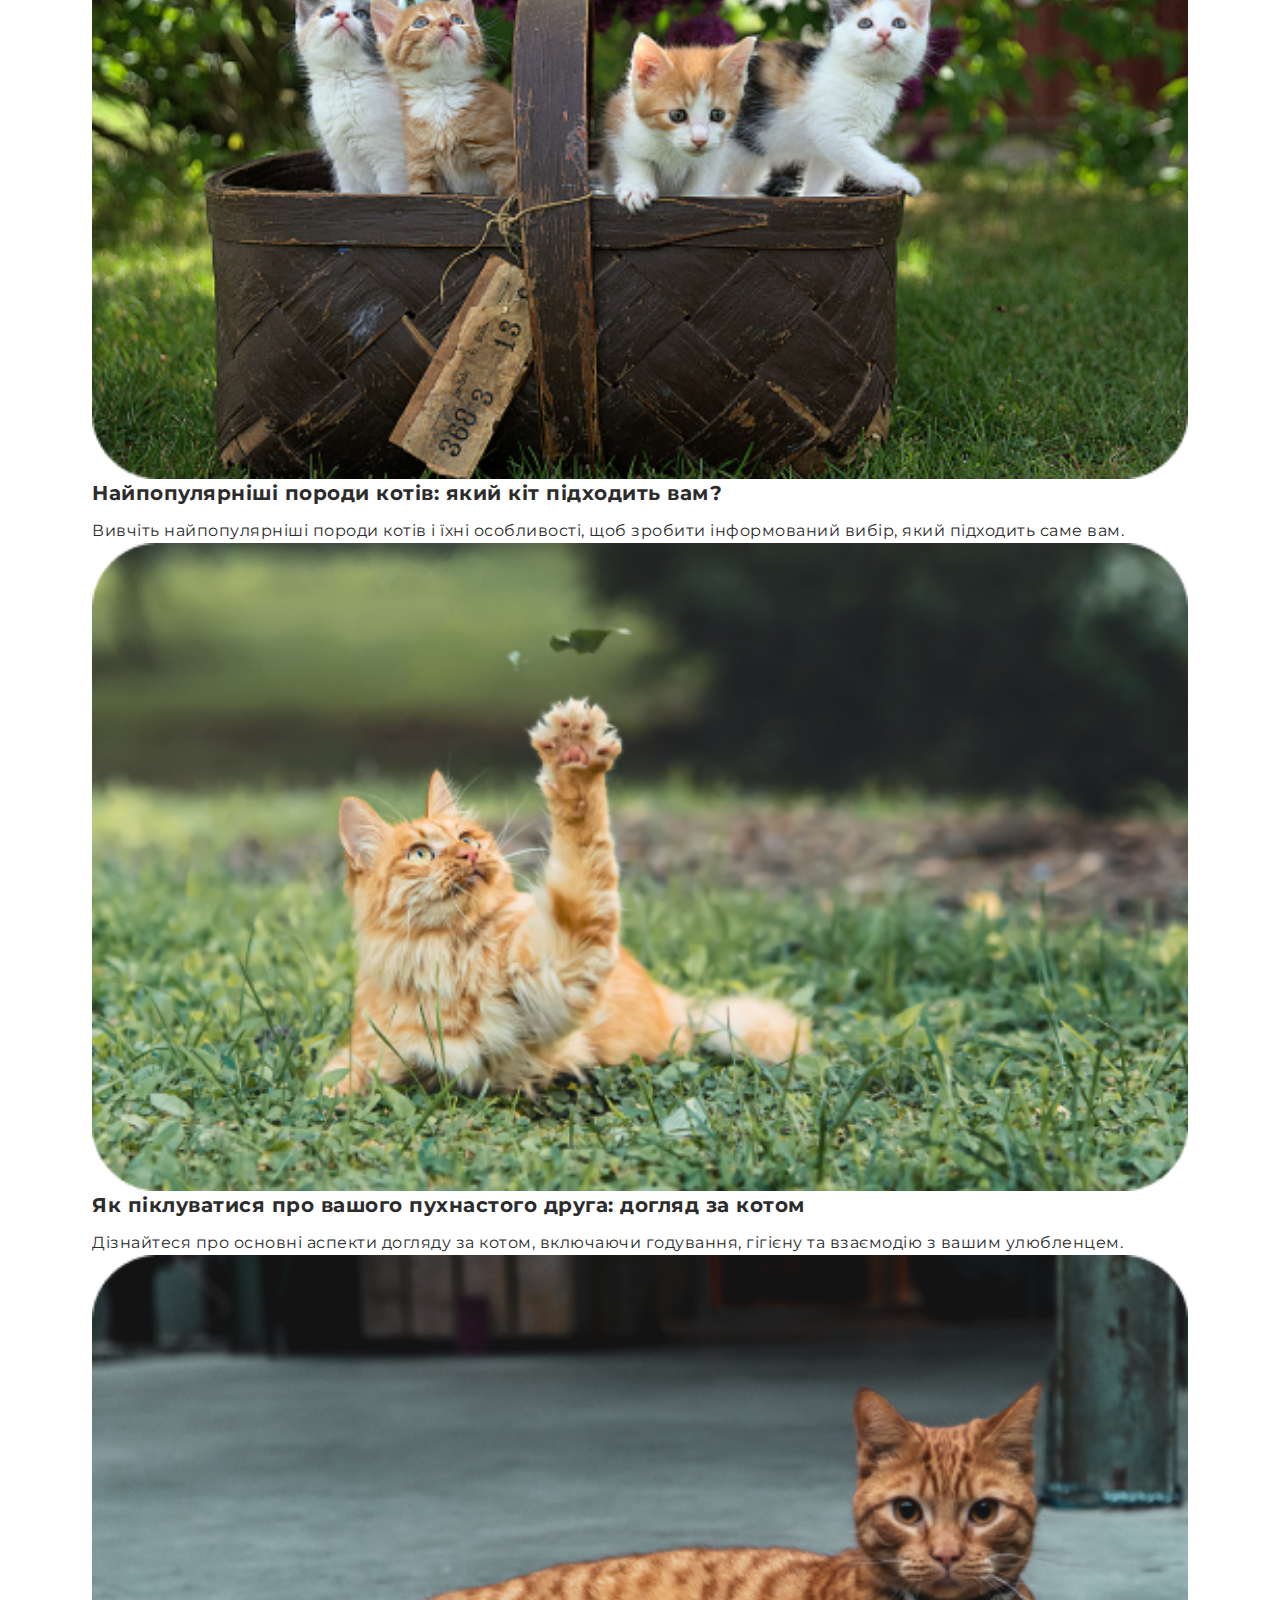
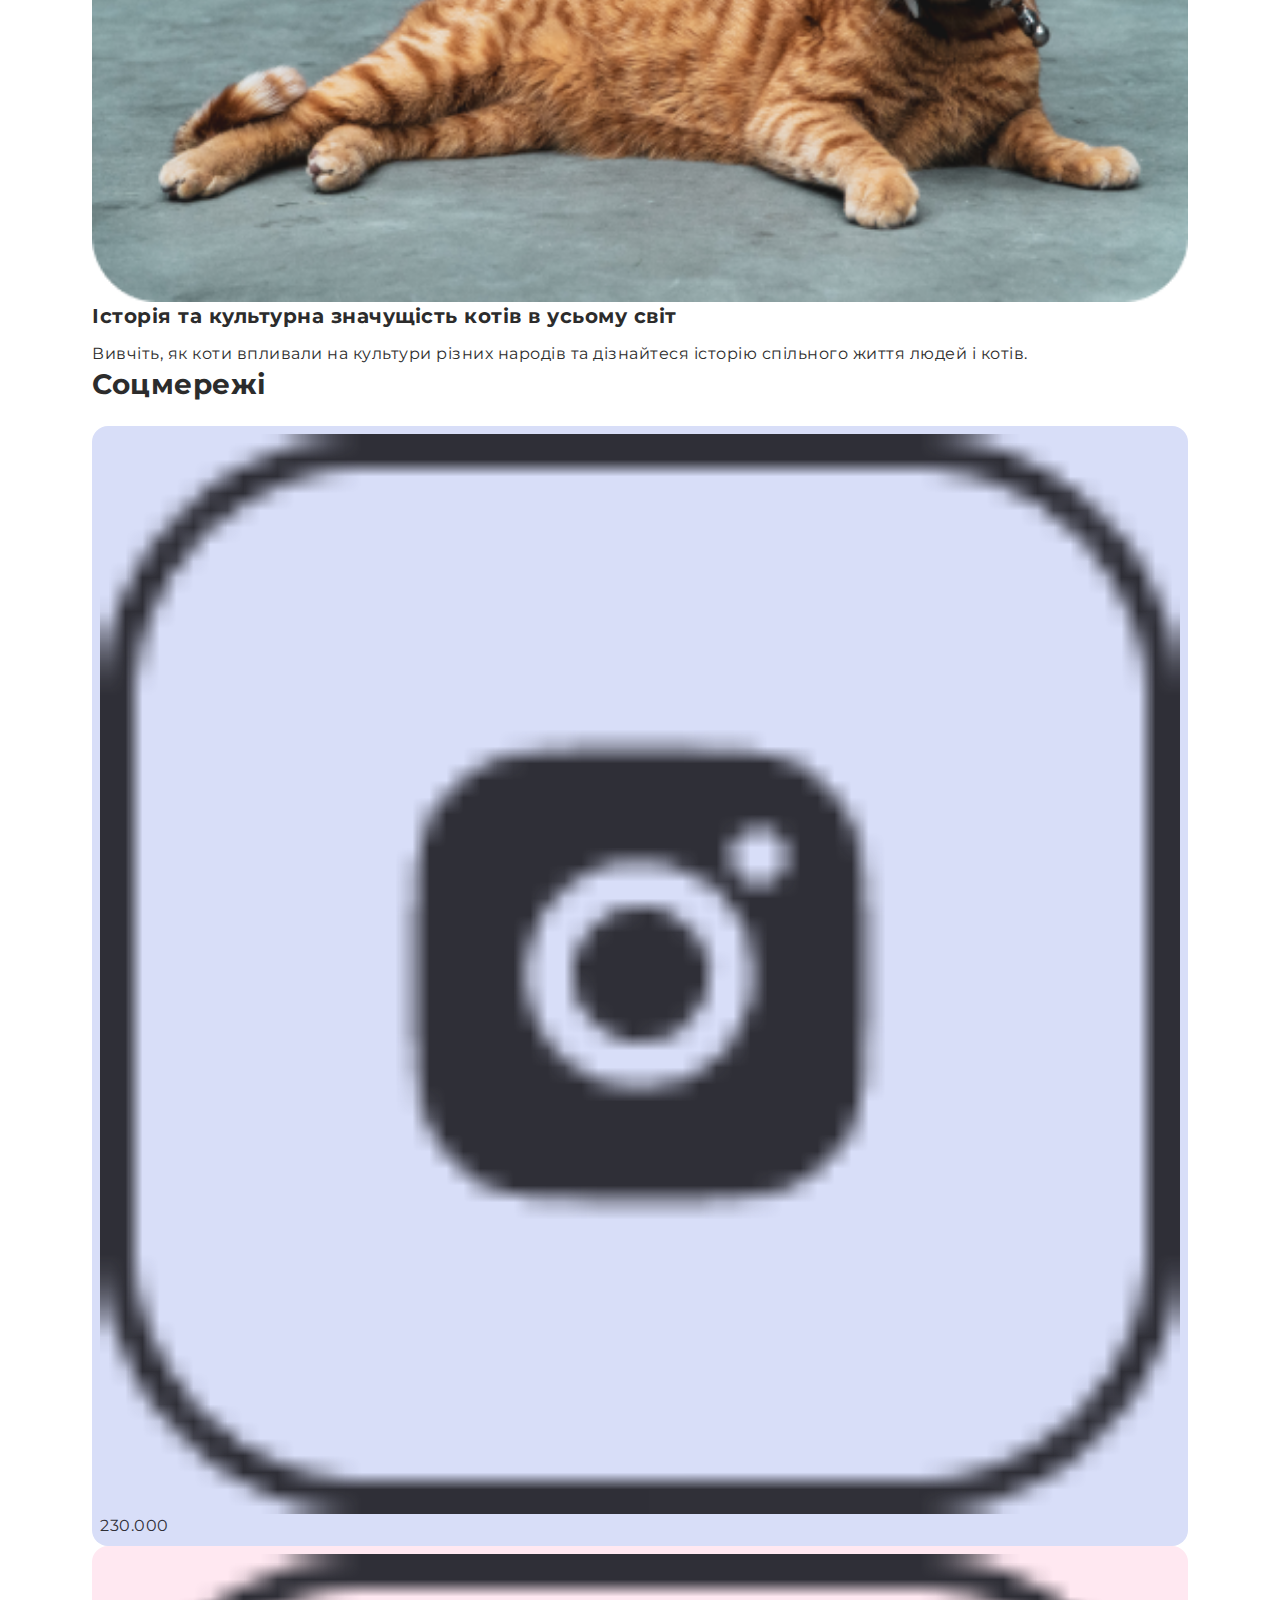
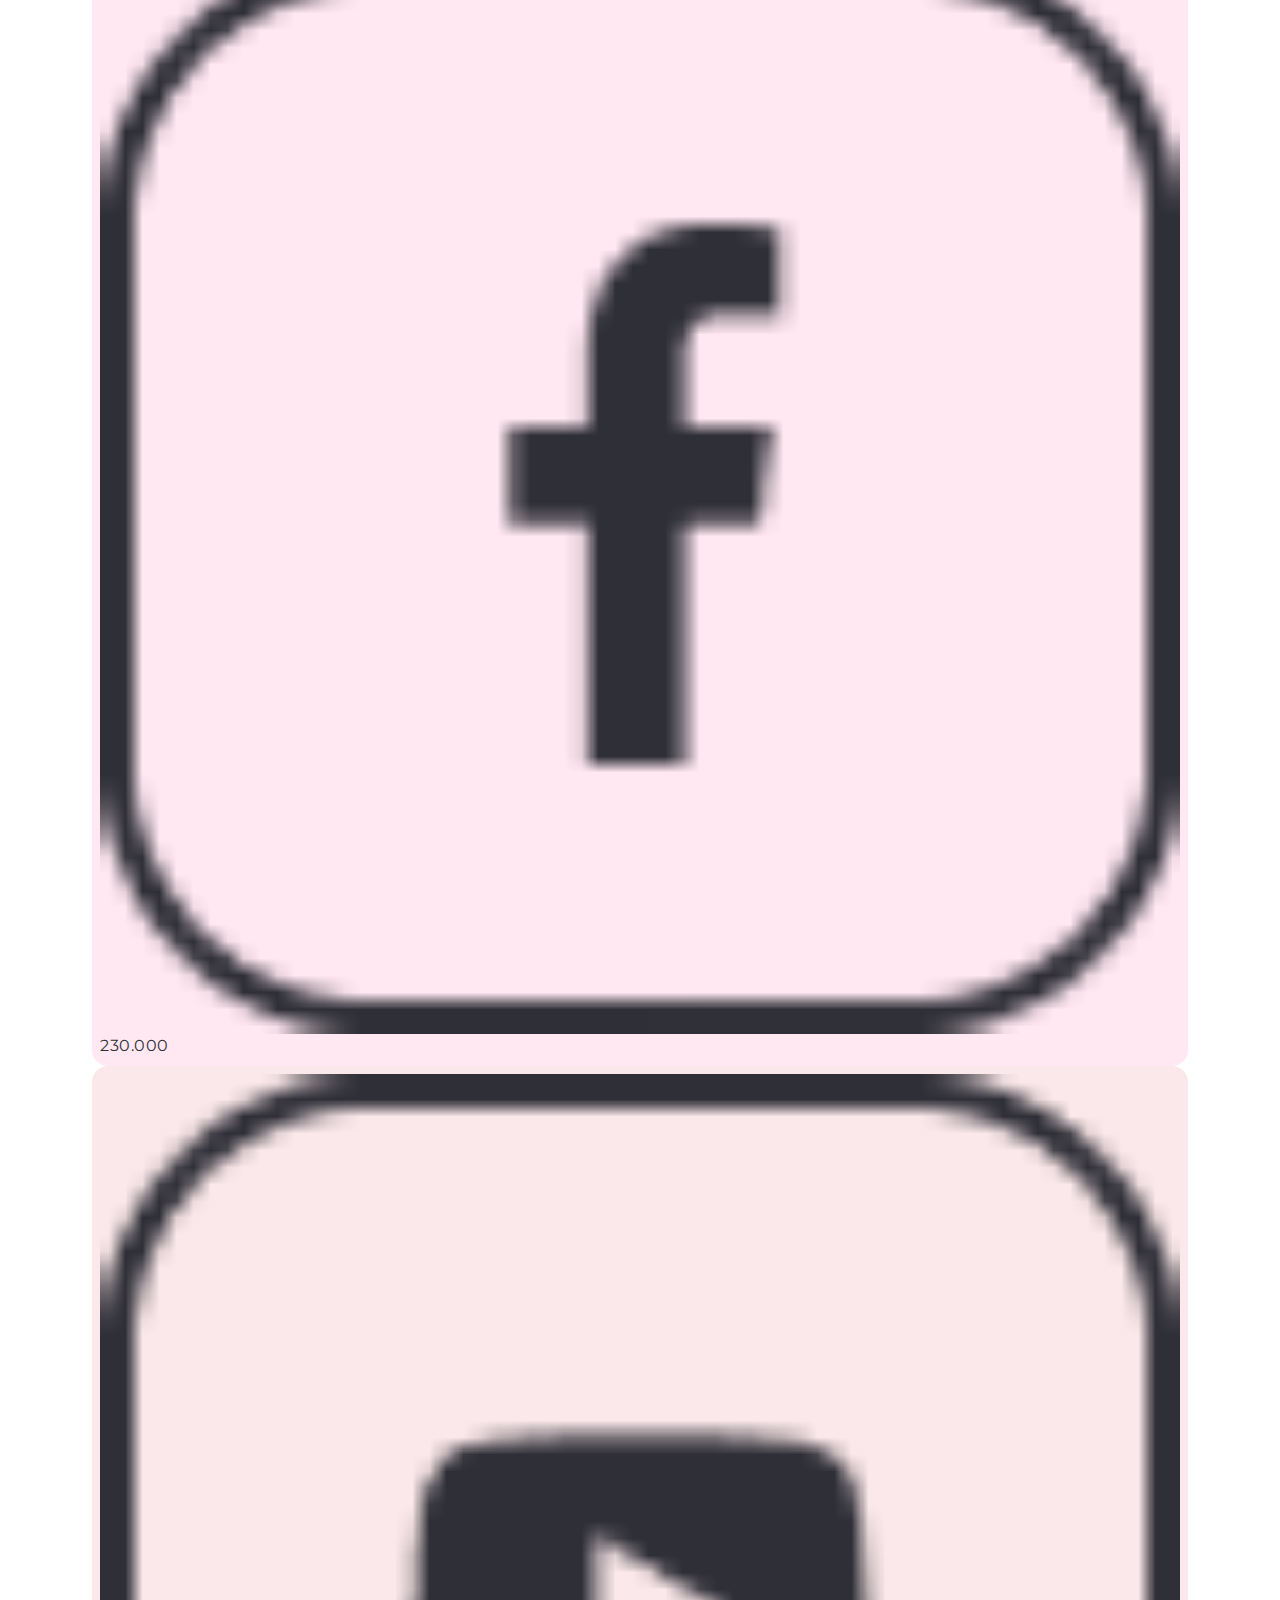
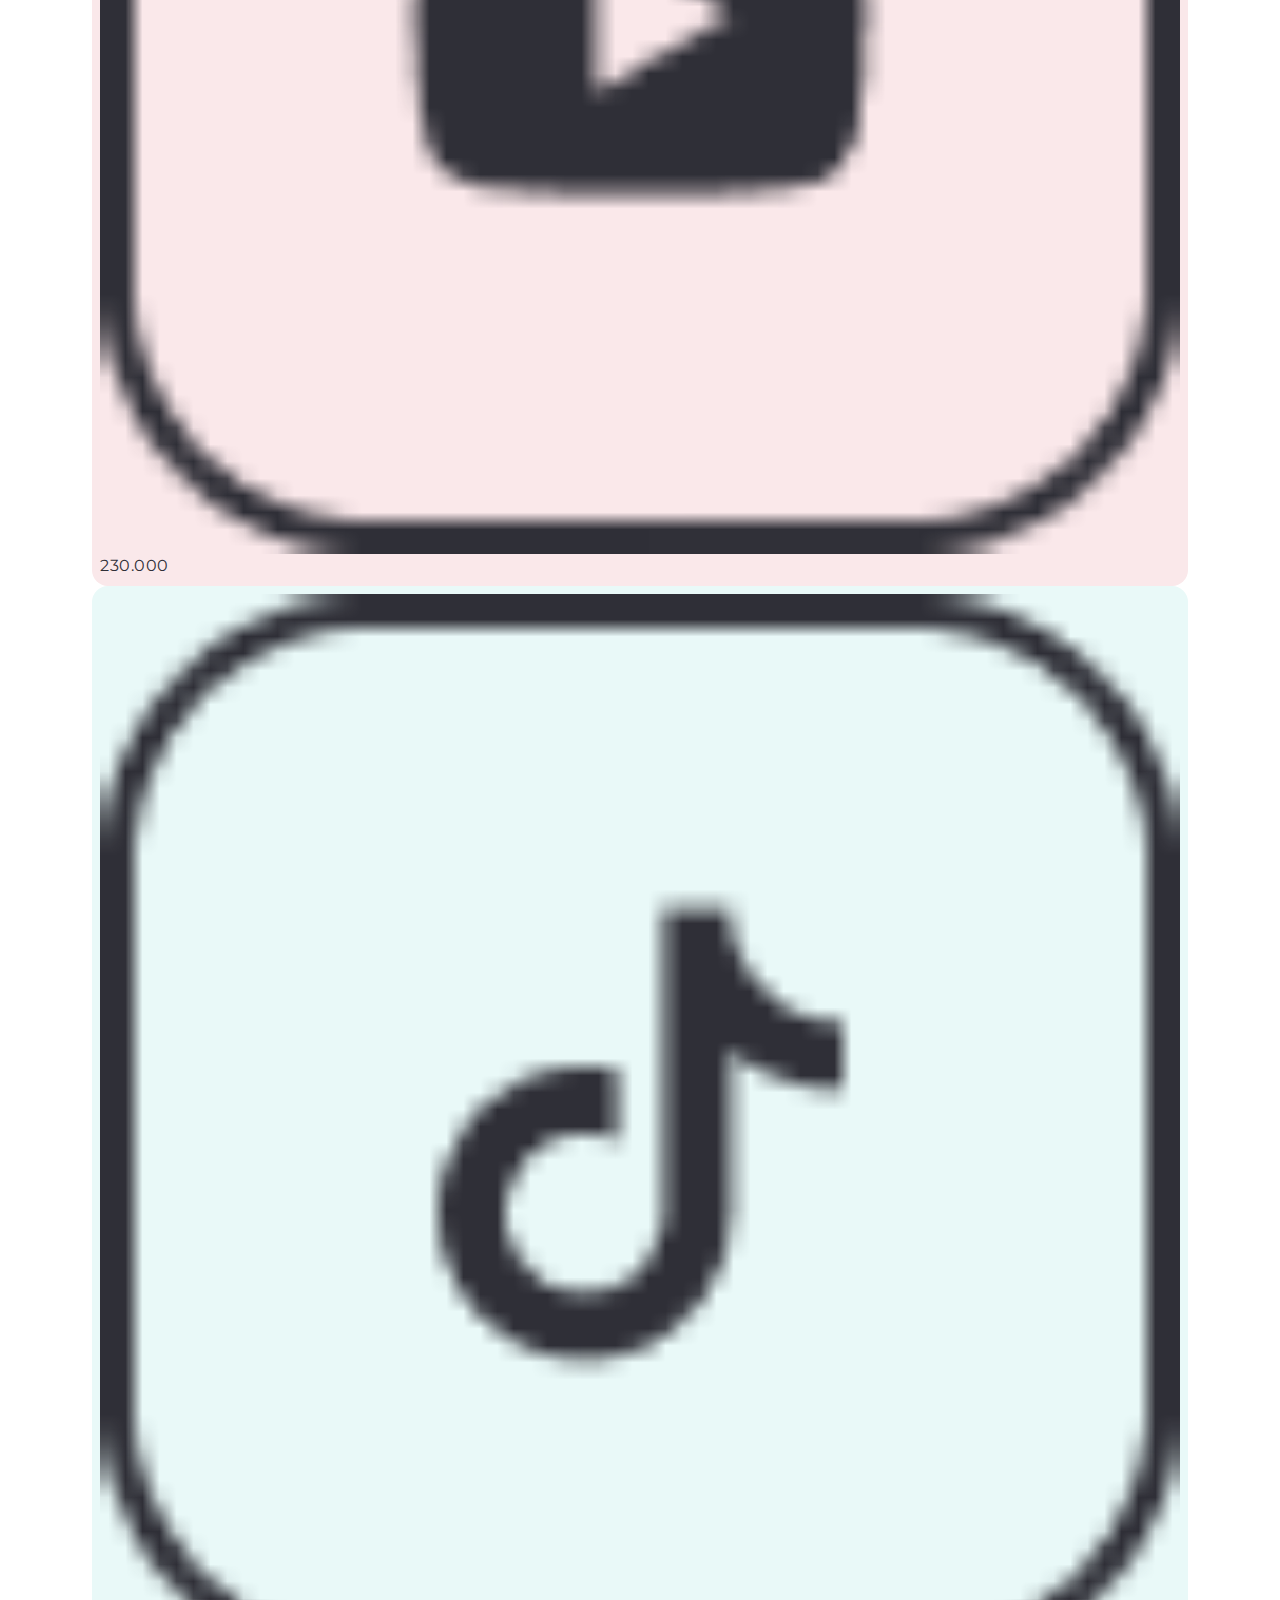
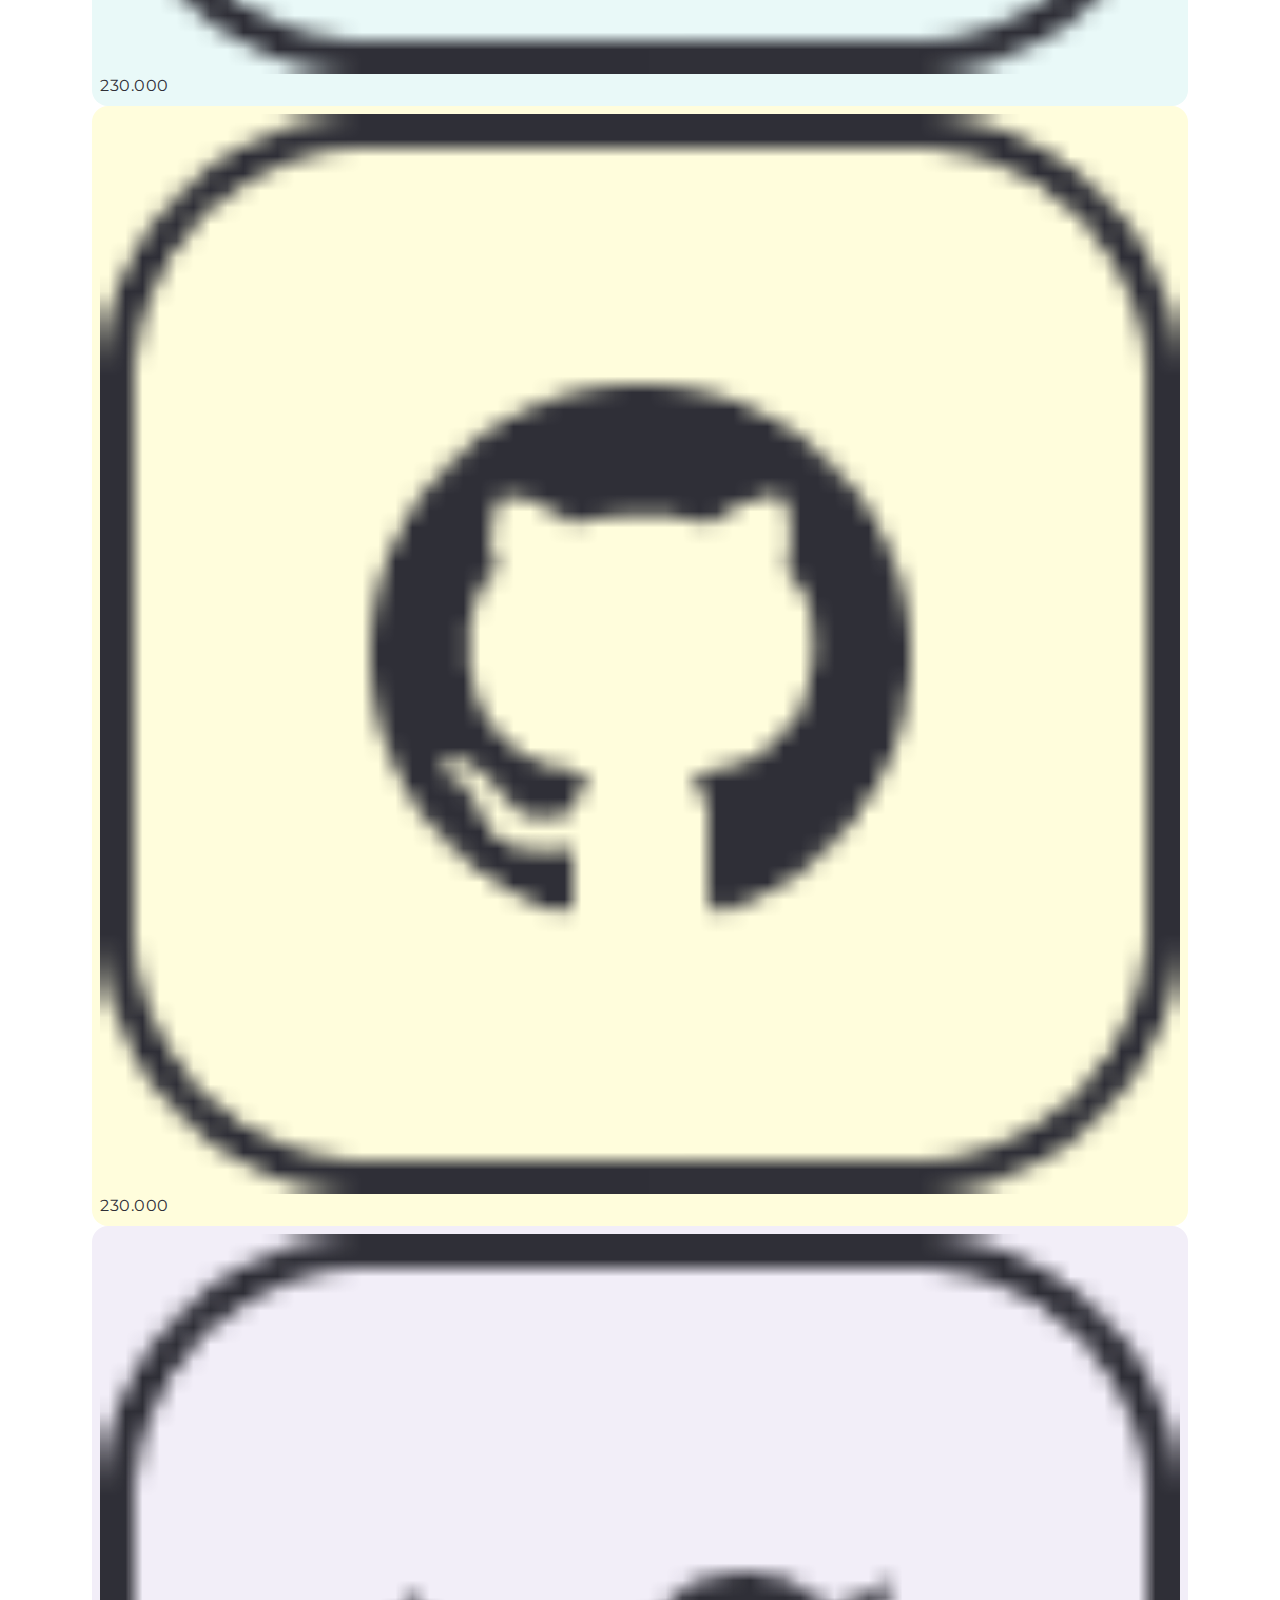
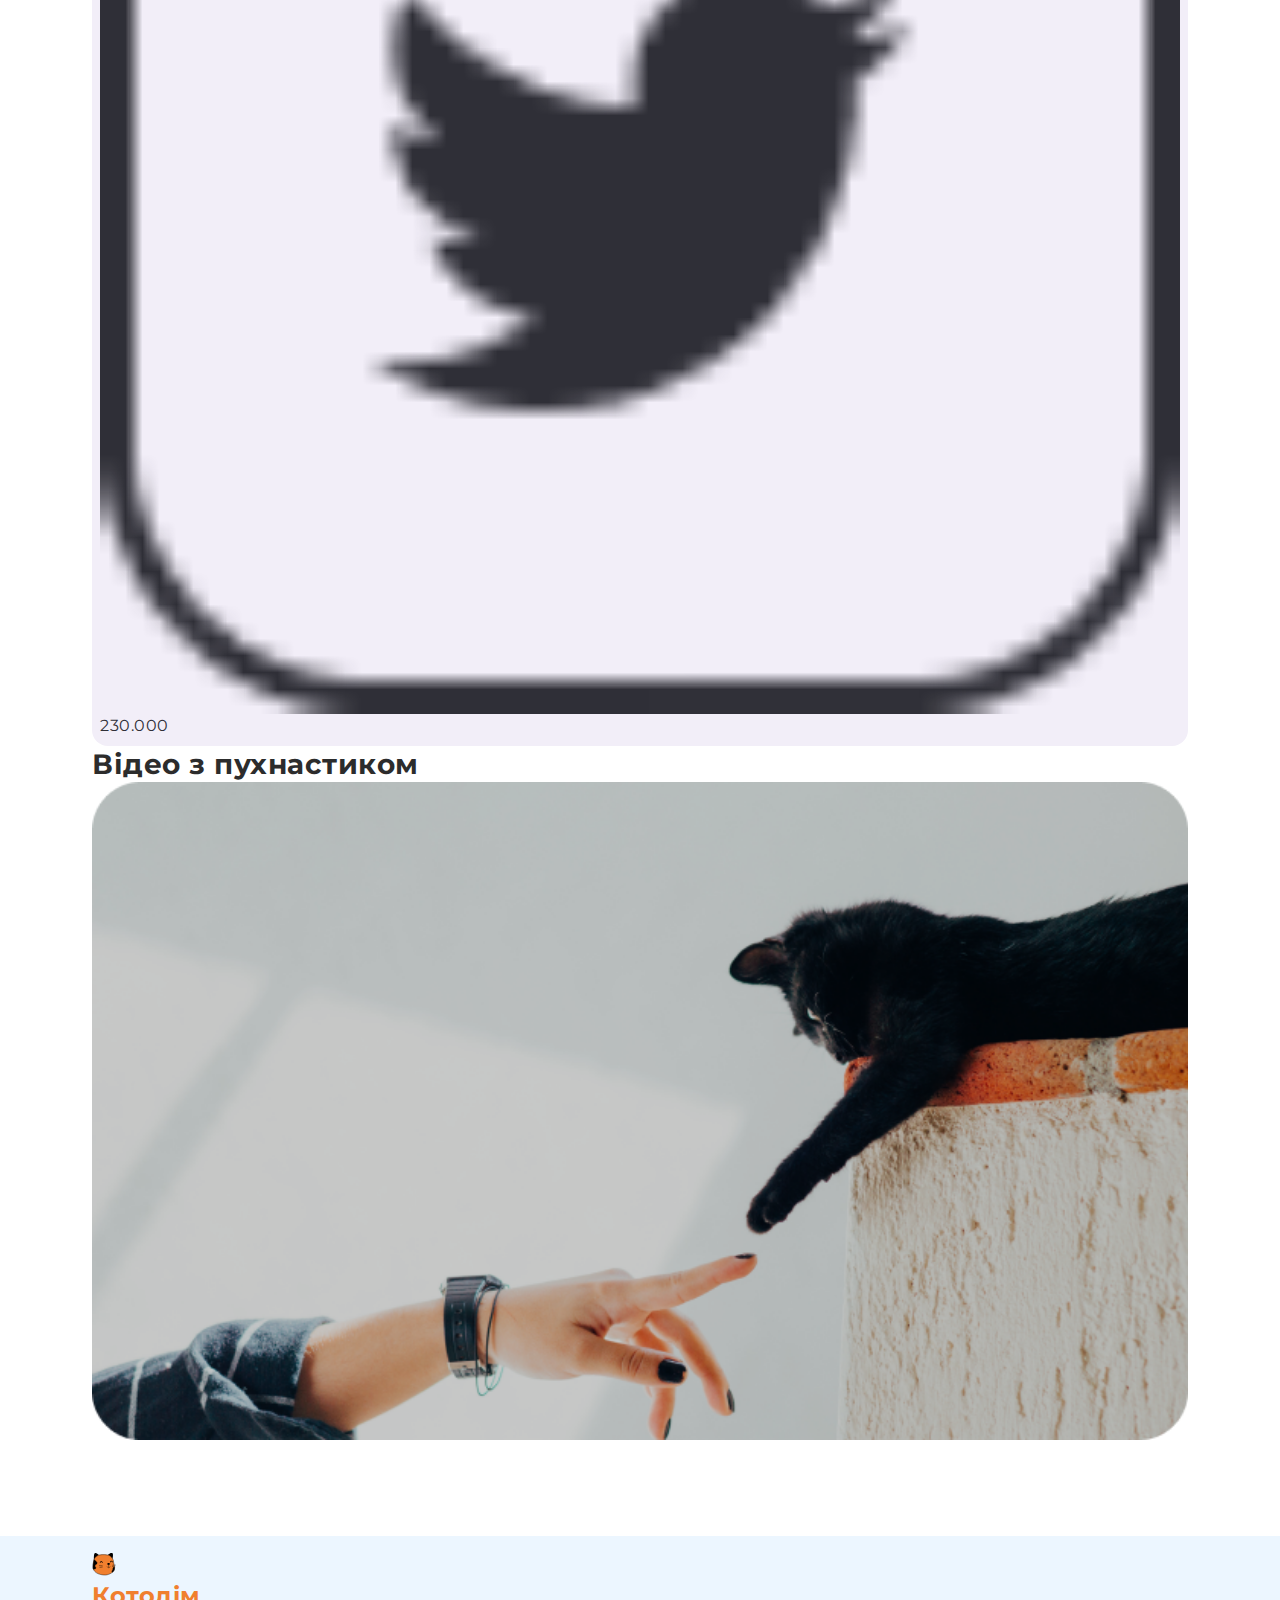
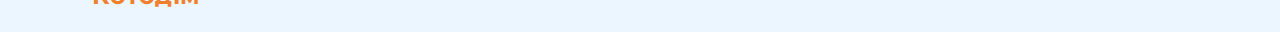
<file: 15-Project (first section)/finish code/index.html>
<!DOCTYPE html>
<html lang="en">

<head>
    <meta charset="UTF-8">
    <meta name="viewport" content="width=device-width, initial-scale=1.0">
    <link rel="preconnect" href="https://fonts.googleapis.com">
    <link rel="preconnect" href="https://fonts.gstatic.com" crossorigin>
    <link href="https://fonts.googleapis.com/css2?family=Montserrat:wght@400;700&display=swap" rel="stylesheet">
    <link rel="stylesheet" href="./styles.css">
    <title>Project</title>
</head>

<body>
    <header class="header">
        <div class="container header-container">
            <img src="./img/cat.svg" alt="cat" class="logo">
            <h1 class="label">Котодім</h1>
        </div>
    </header>
    <main class="main">
        <div class="container">
            <ul class="posts">
                <li class="post">
                    <a href="#">
                        <picture>
                            <!-- For viewports wider than 768px -->
                            <source media="(min-width: 768px)" srcset="img/picture-1.png">

                            <!-- For viewports between 320px and 768px -->
                            <source media="(min-width: 320px) and (max-width: 767px)" srcset="img/picture-1-small.png">

                            <!-- Fallback content -->
                            <img src="img/picture-1-small.png" alt="Description of Image">
                        </picture>
                        <div class="overlay">
                            <h2 class="post-title sub-title">Коти та їхні чудові навички: від полювання до загадкових
                                здібностей</h2>
                        </div>
                    </a>
                </li>
                <li class="post">
                    <a href="#">
                        <img src="./img/picture-2.png" alt="scary kitten" class="post-img">
                        <div class="overlay">
                            <h2 class="post-title sub-title">Коти в літературі та мистецтві: від Егіпетських богів до
                                сучасних
                                майстрів</h2>
                        </div>
                    </a>
                </li>
                <li class="post">
                    <a href="#">
                        <img src="./img/picture-3.png" alt="cat" class="post-img">
                        <div class="overlay">
                            <h2 class="post-title sub-title">Котячі породи для активних власників: як вибрати
                                компаньйона
                            </h2>
                        </div>
                    </a>
                </li>
            </ul>
            <section class="longread">
                <ul class="blog">
                    <li class="blog-item">
                        <a href="#" class="blog-link">
                            <img src="./img/1.png" alt="cat" class="blog-photo">
                            <div class="wrapper">
                                <h2 class="blog-title sub-title">Забавні факти про котів, які вас здивують</h2>
                                <p class="blog-text">Веселі та цікаві факти про котів, які піднімуть вам настрій та
                                    розкажуть про їхні унікальність.</p>
                            </div>
                        </a>
                    </li>
                    <li class="blog-item">
                        <a href="#" class="blog-link">
                            <img src="./img/2.png" alt="cats" class="blog-photo">
                            <div class="wrapper">
                                <h2 class="blog-title sub-title">Найпопулярніші породи котів: який кіт підходить вам?
                                </h2>
                                <p class="blog-text">Вивчіть найпопулярніші породи котів і їхні особливості, щоб зробити
                                    інформований вибір, який підходить саме вам.</p>
                            </div>
                        </a>
                    </li>
                    <li class="blog-item">
                        <a href="#" class="blog-link">
                            <img src="./img/4.png" alt="red-cat" class="blog-photo">
                            <div class="wrapper">
                                <h2 class="blog-title sub-title">Як піклуватися про вашого пухнастого друга: догляд за
                                    котом
                                </h2>
                                <p class="blog-text">Дізнайтеся про основні аспекти догляду за котом, включаючи
                                    годування,
                                    гігієну та взаємодію з вашим улюбленцем.</p>
                            </div>
                        </a>
                    </li>
                    <li class="blog-item">
                        <a href="#" class="blog-link">
                            <img src="./img/3.png" alt="red-cat" class="blog-photo">
                            <div class="wrapper">
                                <h2 class="blog-title sub-title">Історія та культурна значущість котів в усьому світ
                                </h2>
                                <p class="blog-text">Вивчіть, як коти впливали на культури різних народів та дізнайтеся
                                    історію спільного життя людей і котів.</p>
                            </div>
                        </a>
                    </li>
                </ul>
                <div class="socials">
                    <h2 class="socials-title title">Соцмережі</h2>
                    <ul class="socials-list">
                        <li class="socials-item">
                            <a href="#" class="social-link">
                                <img src="./img/instagram.png" alt="instagram" class="social-icon">
                                <p class="social-subscripers">230.000</p>
                            </a>
                        </li>
                        <li class="socials-item">
                            <a href="#" class="social-link">
                                <img src="./img/facebook.png" alt="facebook" class="social-icon">
                                <p class="social-subscripers">230.000</p>
                            </a>
                        </li>
                        <li class="socials-item">
                            <a href="#" class="social-link">
                                <img src="./img/youtube.png" alt="youtube" class="social-icon">
                                <p class="social-subscripers">230.000</p>
                            </a>
                        </li>
                        <li class="socials-item">
                            <a href="#" class="social-link">
                                <img src="./img/tiktok.png" alt="tiktok" class="social-icon">
                                <p class="social-subscripers">230.000</p>
                            </a>
                        </li>
                        <li class="socials-item">
                            <a href="#" class="social-link">
                                <img src="./img/github.png" alt="github" class="social-icon">
                                <p class="social-subscripers">230.000</p>
                            </a>
                        </li>
                        <li class="socials-item">
                            <a href="#" class="social-link">
                                <img src="./img/twitter.png" alt="twitter" class="social-icon">
                                <p class="social-subscripers">230.000</p>
                            </a>
                        </li>
                    </ul>
                </div>
                <div class="video">
                    <h2 class="video-title title">Відео з пухнастиком</h2>
                    <img src="./img/picture.png" alt="video">
                </div>
            </section>
        </div>
    </main>
    <footer class="footer">
        <div class="container">
            <img src="./img/cat.svg" alt="cat" class="logo">
            <h2 class="label">Котодім</h2>
        </div>
    </footer>
</body>

</html>
</file>
<file: 1-display_property/finish-code/styles.css>
@import url(./basic-styles.css);

/* lesson styles */

.container {
  display: grid;
  /* display: inline-grid; */
}
</file>
<file: 1-display_property/start-code/styles.css>
@import url(./basic-styles.css);

/* lesson styles */

.container {
}
</file>
<file: 10-minmax/finish-code/styles.css>
@import url(./basic-styles.css);

/* lesson styles */

.container {
  display: grid;
  gap: 20px;
  border: 10px solid #000;
  grid-template-columns: repeat(auto-fit, minmax(150px,1fr));
}
</file>
<file: 11-grid-template-areas/finish-code/styles.css>
@import url(./basic-styles.css);

/* lesson styles */

.container {
  display: grid;
  grid-template-columns: repeat(4, 1fr);
  grid-template-rows: repeat(3, 150px);
  gap: 20px;
  grid-template-areas:
    "h h h h"
    "m m . s"
    "f f f f";
}

.header {
  grid-area: h;
}

.main {
  grid-area: m;
}

.sidebar {
  grid-area: s;
}

.footer {
  grid-area: f;
}

@media (max-width: 700px) {
  .container {
    grid-template-areas:
      "h h h h"
      "s m m m"
      "s f f f";
  }
}
</file>
<file: 11-grid-template-areas/start-code/styles.css>
@import url(./basic-styles.css);

/* lesson styles */

.container {
  display: grid;
  grid-template-columns: repeat(4, 1fr);
  grid-template-rows: repeat(3, 150px);
  gap: 20px;
  grid-template-areas: 
  "h h h h"
  "m m . s"
  "f f f f"
  ;
}

.header {
  grid-area: h;
}

.main {
  grid-area: m;
}

.sidebar {
  grid-area: s;
}

.footer {
  grid-area: f;
}

@media (max-width: 700px) {
  .container{
  grid-template-areas:
    "s h h h"
    "s m m m"
    "s f f f"
    ;
  }
}
</file>
<file: 12-grid alignment and justification/finish-code/styles.css>
@import url(./basic-styles.css);

/* lesson styles */

.container {
  display: grid;
  grid-template-columns: repeat(4, 150px);
  grid-template-rows: repeat(3, 150px);
  height: 500px;
  border: 10px solid;
  /* justify-items: center;
  align-items: center; */
  /* justify-content: space-evenly; */
  /* align-content: space-evenly; */
}

.item-4 {
  justify-self: stretch;
  align-self: stretch;
}

/* justify-items */

/* align-items */

/* justify-content */

/* align-content */

/* justify-self */

/* align-self */
</file>
<file: 12-grid alignment and justification/start-code/styles.css>
@import url(./basic-styles.css);

/* lesson styles */

.container {
  display: grid;
}
</file>
<file: 14-Project(header)/finish code/styles.css>
@import "./styleguide.css";

.header {
  background-color: var(--common-white);
  padding: 16px 0;
}

.header-container {
  display: grid;
  grid-template-columns: 24px 1fr;
  column-gap: 8px;
  align-items: center;
}

.logo {
  display: block;
  width: 24px;
  height: 24px;
}

.label {
  color: var(--orange);
  font-family: var(--common-font);
  font-size: 24px;
  font-weight: 700;
  line-height: 40px;
  letter-spacing: 0.5px;
}

.main {
  background-color: var(--common-white);
  padding-bottom: 96px;
}

.container {
  max-width: 1128px;
  margin: auto;
  padding: 0 16px;
}

.posts {
  margin-bottom: 80px;
}

.post > a {
  position: relative;
  color: var(--common-white);
}

.overlay {
  border-radius: 0px 0px 16px 16px;
  background-color: rgba(18, 18, 22, 0.5);
  padding: 12px 20px;
  position: absolute;
  left: 0;
  bottom: 0;
  width: 100%;
}

@media (min-width: 1440px) {
  .overlay {
    padding: 24px 48px;
  }
}

.post-title {
  color: var(--common-white);
  font-family: var(--common-font);
}

.blog-link {
  color: var(--common-black);
}

.blog-title {
  color: var(--grey, #2c2c2c);
  font-family: var(--common-font);
  margin-bottom: 12px;
}

.blog-text {
  color: var(--grey, #2c2c2c);
  font-family: var(--common-font);
  font-size: 16px;
  line-height: 24px;
  letter-spacing: 0.5px;
}

.socials-title {
  color: var(--grey, #2c2c2c);
  font-family: var(--common-font);
  margin-bottom: 24px;
}
.social-link {
  padding: 8px;
  color: var(--common-black, #2f2f37);
  border-radius: 16px;
  font-family: var(--common-font);
  font-size: 16px;
  line-height: 24px;
  letter-spacing: 0.5px;
}

.socials-item:nth-child(1) .social-link {
  background-color: var(--navy);
}

.socials-item:nth-child(2) .social-link {
  background-color: var(--pink);
}

.socials-item:nth-child(3) .social-link {
  background-color: var(--scarlet);
}

.socials-item:nth-child(4) .social-link {
  background-color: var(--turquoise);
}

.socials-item:nth-child(5) .social-link {
  background-color: var(--yellow);
}

.socials-item:nth-child(6) .social-link {
  background-color: var(--lilac);
}

.video-title {
  color: var(--grey, #2c2c2c);
  font-family: var(--common-font);
}

.footer {
  padding: 16px;
  background-color: var(--blue-light);
}
</file>
<file: 15-Project (first section)/finish code/styles.css>
@import "./styleguide.css";

.header {
  background-color: var(--common-white);
  padding: 16px 0;
}

.header-container {
  display: grid;
  grid-template-columns: 24px 1fr;
  column-gap: 8px;
  align-items: center;
}

.logo {
  display: block;
  width: 24px;
  height: 24px;
}

.label {
  color: var(--orange);
  font-family: var(--common-font);
  font-size: 24px;
  font-weight: 700;
  line-height: 40px;
  letter-spacing: 0.5px;
}

.main {
  background-color: var(--common-white);
  padding-bottom: 96px;
}

.container {
  max-width: 1128px;
  margin: auto;
  padding: 0 16px;
}

.posts {
  margin-bottom: 80px;
  display: grid;
  gap: 12px;
  grid-template-columns: 1fr;
}

@media (min-width: 768px) {
  .posts {
    gap: 24px;
    grid-template-columns: repeat(2, 1fr);
  }

  .post:first-child {
    grid-column: 1 / 2;
    grid-row: 1 / 3;
  }
}

.post > a {
  position: relative;
  color: var(--common-white);
}

.overlay {
  border-radius: 0px 0px 16px 16px;
  background-color: rgba(18, 18, 22, 0.5);
  padding: 12px 20px;
  position: absolute;
  left: 0;
  bottom: 0;
  width: 100%;
}

@media (min-width: 1440px) {
  .overlay {
    padding: 24px 48px;
  }
}

.post-title {
  color: var(--common-white);
  font-family: var(--common-font);
}

.blog-link {
  color: var(--common-black);
}

.blog-title {
  color: var(--grey, #2c2c2c);
  font-family: var(--common-font);
  margin-bottom: 12px;
}

.blog-text {
  color: var(--grey, #2c2c2c);
  font-family: var(--common-font);
  font-size: 16px;
  line-height: 24px;
  letter-spacing: 0.5px;
}

.socials-title {
  color: var(--grey, #2c2c2c);
  font-family: var(--common-font);
  margin-bottom: 24px;
}
.social-link {
  padding: 8px;
  color: var(--common-black, #2f2f37);
  border-radius: 16px;
  font-family: var(--common-font);
  font-size: 16px;
  line-height: 24px;
  letter-spacing: 0.5px;
}

.socials-item:nth-child(1) .social-link {
  background-color: var(--navy);
}

.socials-item:nth-child(2) .social-link {
  background-color: var(--pink);
}

.socials-item:nth-child(3) .social-link {
  background-color: var(--scarlet);
}

.socials-item:nth-child(4) .social-link {
  background-color: var(--turquoise);
}

.socials-item:nth-child(5) .social-link {
  background-color: var(--yellow);
}

.socials-item:nth-child(6) .social-link {
  background-color: var(--lilac);
}

.video-title {
  color: var(--grey, #2c2c2c);
  font-family: var(--common-font);
}

.footer {
  padding: 16px;
  background-color: var(--blue-light);
}
</file>
